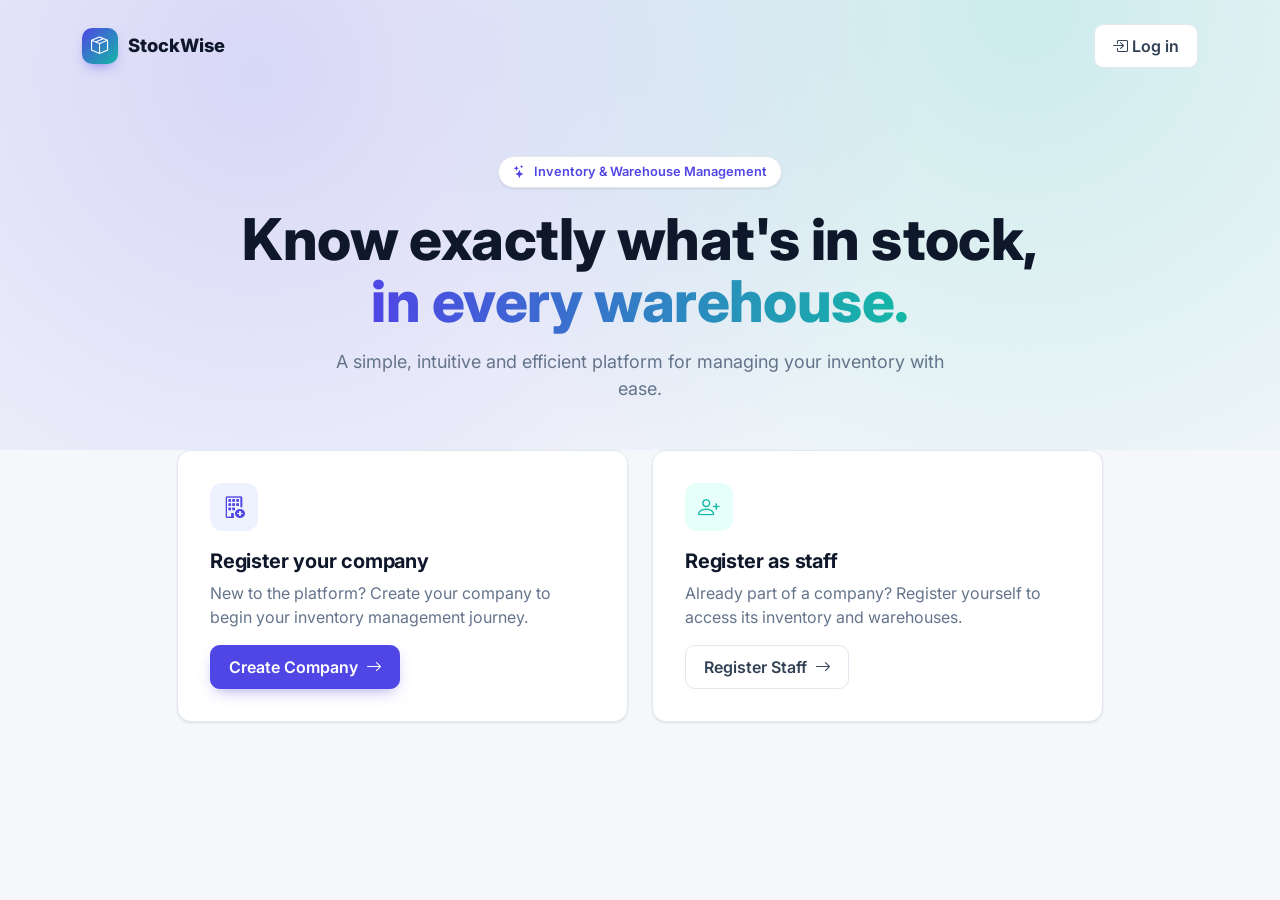
<file: frontend/index.html>
<!DOCTYPE html>
<html lang="en">
<head>
    <meta charset="UTF-8">
    <meta name="viewport" content="width=device-width, initial-scale=1.0">
    <title>StockWise | Inventory &amp; Warehouse Management</title>
    <meta name="description" content="A simple, intuitive platform to manage products, warehouses and stock movements for your whole company.">
    <link rel="preconnect" href="https://fonts.googleapis.com">
    <link rel="preconnect" href="https://fonts.gstatic.com" crossorigin>
    <link href="https://fonts.googleapis.com/css2?family=Inter:wght@400;500;600;700;800&display=swap" rel="stylesheet">
    <link href="https://cdn.jsdelivr.net/npm/bootstrap@5.3.3/dist/css/bootstrap.min.css" rel="stylesheet">
    <link href="https://cdn.jsdelivr.net/npm/bootstrap-icons@1.11.3/font/bootstrap-icons.min.css" rel="stylesheet">
    <link rel="stylesheet" href="style/style.css">
</head>
<body class="landing">
    <div class="container">
        <nav class="landing-nav">
            <a href="index.html" class="sidebar-brand p-0"><span class="brand-mark"><i class="bi bi-box-seam"></i></span>StockWise</a>
            <a href="login.html" class="btn btn-light-soft"><i class="bi bi-box-arrow-in-right me-1"></i>Log in</a>
        </nav>

        <header class="hero app-title">
            <span class="hero-badge"><i class="bi bi-stars"></i>Inventory &amp; Warehouse Management</span>
            <h1 class="main-title">Know exactly what's in stock, <span class="grad">in every warehouse.</span></h1>
            <p class="title-description">A simple, intuitive and efficient platform for managing your inventory with ease.</p>
        </header>

        <main class="main-content pb-5">
            <section class="row g-4 justify-content-center link-buttons">
                <div class="col-md-6 col-lg-5">
                    <div class="surface-card choice-card create-company-description">
                        <div class="stat-icon indigo"><i class="bi bi-building-add"></i></div>
                        <h2 class="create-company-title">Register your company</h2>
                        <p class="create-company-text">New to the platform? Create your company to begin your inventory management journey.</p>
                        <a href="company.html" class="btn btn-primary create-company-button">Create Company <i class="bi bi-arrow-right ms-1"></i></a>
                    </div>
                </div>
                <div class="col-md-6 col-lg-5">
                    <div class="surface-card choice-card register-staff">
                        <div class="stat-icon teal"><i class="bi bi-person-plus"></i></div>
                        <h2 class="register-staff-title">Register as staff</h2>
                        <p class="register-staff-text">Already part of a company? Register yourself to access its inventory and warehouses.</p>
                        <a href="register_page.html" class="btn btn-light-soft register-staff-button">Register Staff <i class="bi bi-arrow-right ms-1"></i></a>
                    </div>
                </div>
            </section>
        </main>
    </div>
</body>
</html>
</file>
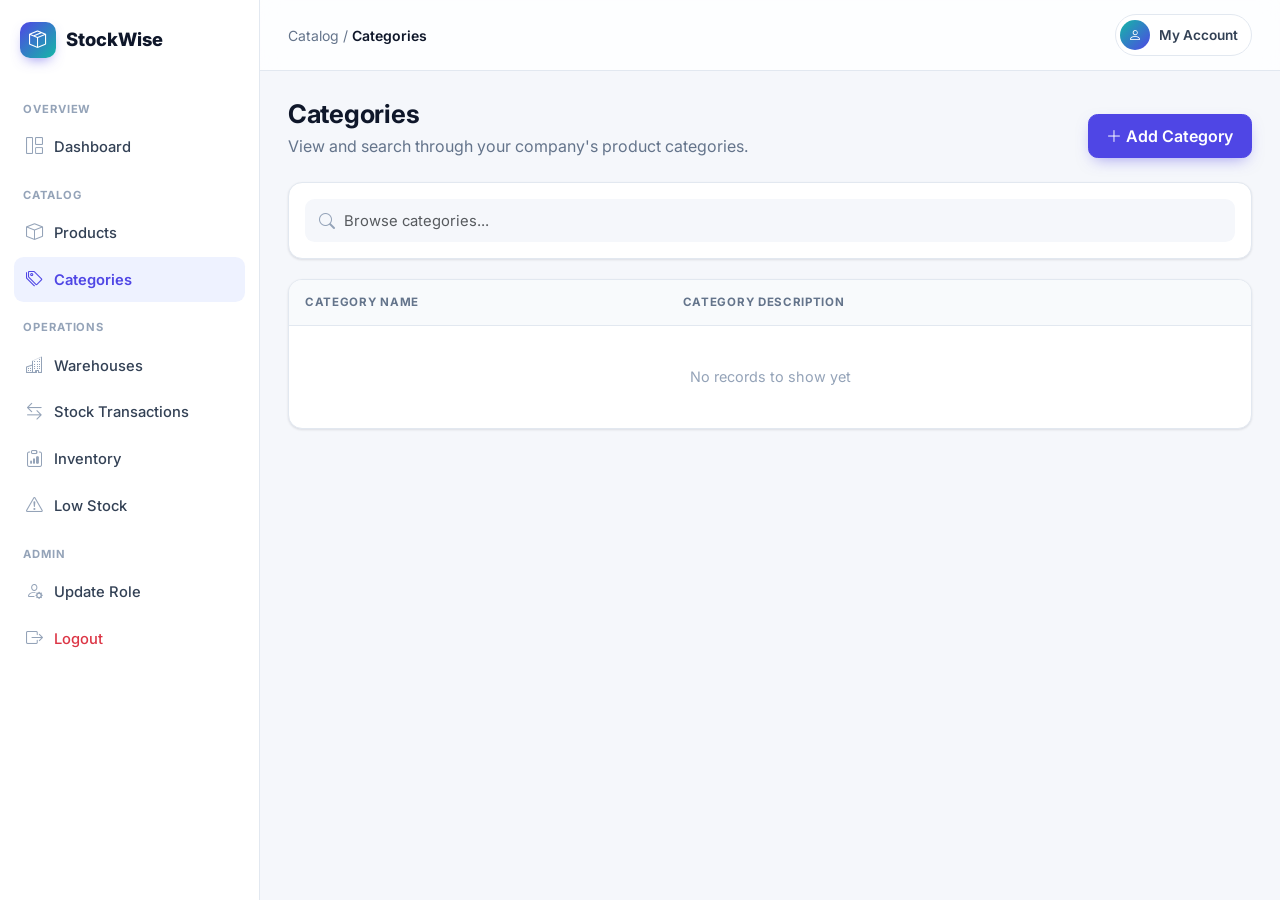
<file: frontend/category.html>
<!DOCTYPE html>
<html lang="en">
<head>
    <meta charset="UTF-8">
    <meta name="viewport" content="width=device-width, initial-scale=1.0">
    <title>Categories | StockWise Inventory</title>
    <meta name="description" content="Browse, create and edit the product categories used across your company's inventory.">
    <link rel="preconnect" href="https://fonts.googleapis.com">
    <link rel="preconnect" href="https://fonts.gstatic.com" crossorigin>
    <link href="https://fonts.googleapis.com/css2?family=Inter:wght@400;500;600;700;800&display=swap" rel="stylesheet">
    <link href="https://cdn.jsdelivr.net/npm/bootstrap@5.3.3/dist/css/bootstrap.min.css" rel="stylesheet">
    <link href="https://cdn.jsdelivr.net/npm/bootstrap-icons@1.11.3/font/bootstrap-icons.min.css" rel="stylesheet">
    <link rel="stylesheet" href="style/style.css">
</head>
<body>
<div class="app-shell">
    <aside class="sidebar offcanvas-lg offcanvas-start" tabindex="-1" id="sidebar" aria-label="Main navigation">
        <div class="d-flex align-items-center justify-content-between pe-3">
            <a href="dashboard.html" class="sidebar-brand"><span class="brand-mark"><i class="bi bi-box-seam"></i></span>StockWise</a>
            <button type="button" class="btn-close d-lg-none" data-bs-dismiss="offcanvas" data-bs-target="#sidebar" aria-label="Close"></button>
        </div>
        <nav class="sidebar-nav">
            <p class="sidebar-label">Overview</p>
            <a class="sidebar-link" href="dashboard.html"><i class="bi bi-grid-1x2"></i>Dashboard</a>
            <p class="sidebar-label">Catalog</p>
            <a class="sidebar-link" href="product.html"><i class="bi bi-box"></i>Products</a>
            <a class="sidebar-link active" href="category.html"><i class="bi bi-tags"></i>Categories</a>
            <p class="sidebar-label">Operations</p>
            <a class="sidebar-link" href="warehouse.html"><i class="bi bi-buildings"></i>Warehouses</a>
            <a class="sidebar-link" href="stock_transaction.html"><i class="bi bi-arrow-left-right"></i>Stock Transactions</a>
            <a class="sidebar-link" href="inventory.html"><i class="bi bi-clipboard-data"></i>Inventory</a>
            <a class="sidebar-link" href="low_stock.html"><i class="bi bi-exclamation-triangle"></i>Low Stock</a>
            <p class="sidebar-label">Admin</p>
            <a class="sidebar-link" href="update_role.html"><i class="bi bi-person-gear"></i>Update Role</a>
            <button type="button" class="sidebar-link text-danger border-0 bg-transparent w-100 text-start" id="logout_button"><i class="bi bi-box-arrow-right"></i>Logout</button>
        </nav>
    </aside>

    <div class="app-main">
        <header class="topbar">
            <div class="d-flex align-items-center gap-2">
                <button class="btn btn-light-soft d-lg-none px-2 py-1" type="button" data-bs-toggle="offcanvas" data-bs-target="#sidebar" aria-controls="sidebar" aria-label="Open menu">
                    <i class="bi bi-list fs-5"></i>
                </button>
                <span class="topbar-crumb">Catalog / <strong>Categories</strong></span>
            </div>
            <div class="user-chip"><span class="avatar"><i class="bi bi-person"></i></span>My Account</div>
        </header>

        <main class="app-content main-container">
            <div class="page-header">
                <div>
                    <h1 class="page-title">Categories</h1>
                    <p class="page-subtitle">View and search through your company's product categories.</p>
                </div>
                <button type="button" id="add_category" class="btn btn-primary"><i class="bi bi-plus-lg me-1"></i>Add Category</button>
            </div>

            <div class="surface-card toolbar">
                <div class="search-wrap">
                    <i class="bi bi-search"></i>
                    <input type="search" id="search_bar" class="form-control search-bar" placeholder="Browse categories...">
                </div>
            </div>

            <!-- Create / edit pop-up (shown and hidden by category.js) -->
            <form id="category_form" class="add_form form-panel" style="display: none;">
                <h2 class="panel-title form_title">Add Category</h2>
                <p class="panel-subtitle">Group similar products together.</p>
                <div class="mb-3 input-section">
                    <label for="category_name" class="form-label">Category Name</label>
                    <input type="text" name="category_name" id="category_name" class="form-control" required>
                </div>
                <div class="input-section">
                    <label for="category_description" class="form-label">Category Description</label>
                    <textarea name="category_description" id="category_description" class="form-control" rows="4"></textarea>
                </div>
                <div class="form-actions">
                    <button type="button" id="cancle_category" class="btn btn-light-soft">Cancel</button>
                    <button type="submit" id="create_category" class="btn btn-primary">Create Category</button>
                </div>
            </form>

            <div class="surface-card table-card">
                <div class="table-responsive">
                    <!-- the table and tbody used to share id="category_table"; the id now lives only on tbody, which is what category.js fills -->
                    <table id="category_showcase_table" class="table table-hover">
                        <thead>
                            <tr>
                                <th>Category Name</th>
                                <th>Category Description</th>
                                <th></th>
                            </tr>
                        </thead>
                        <tbody class="table_body" id="category_table"></tbody>
                    </table>
                </div>
            </div>
        </main>
    </div>
</div>
<script src="https://cdn.jsdelivr.net/npm/bootstrap@5.3.3/dist/js/bootstrap.bundle.min.js"></script>
<script src="js/api.js"></script>
<script src="js/category.js"></script>
</body>
</html>
</file>
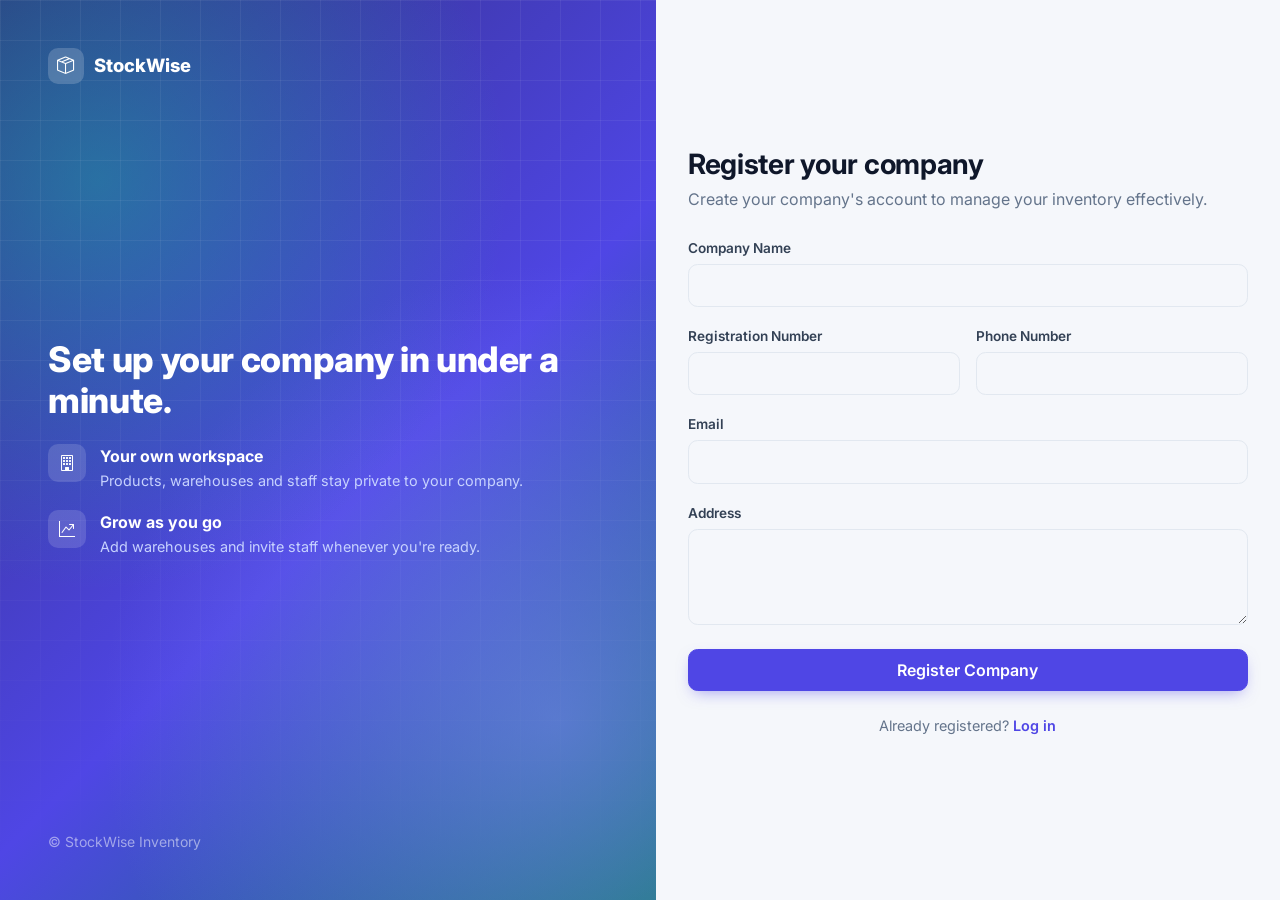
<file: frontend/company.html>
<!DOCTYPE html>
<html lang="en">
<head>
    <meta charset="UTF-8">
    <meta name="viewport" content="width=device-width, initial-scale=1.0">
    <title>Register Your Company | StockWise Inventory</title>
    <meta name="description" content="Create your company's StockWise account to start managing inventory and warehouses.">
    <link rel="preconnect" href="https://fonts.googleapis.com">
    <link rel="preconnect" href="https://fonts.gstatic.com" crossorigin>
    <link href="https://fonts.googleapis.com/css2?family=Inter:wght@400;500;600;700;800&display=swap" rel="stylesheet">
    <link href="https://cdn.jsdelivr.net/npm/bootstrap@5.3.3/dist/css/bootstrap.min.css" rel="stylesheet">
    <link href="https://cdn.jsdelivr.net/npm/bootstrap-icons@1.11.3/font/bootstrap-icons.min.css" rel="stylesheet">
    <link rel="stylesheet" href="style/style.css">
</head>
<body>
<div class="auth-shell">
    <aside class="auth-aside">
        <a href="index.html" class="sidebar-brand p-0 text-white"><span class="brand-mark"><i class="bi bi-box-seam"></i></span>StockWise</a>
        <div>
            <h2 class="mb-4">Set up your company in under a minute.</h2>
            <div class="auth-feature"><i class="bi bi-building"></i><div><strong>Your own workspace</strong><span>Products, warehouses and staff stay private to your company.</span></div></div>
            <div class="auth-feature"><i class="bi bi-graph-up-arrow"></i><div><strong>Grow as you go</strong><span>Add warehouses and invite staff whenever you're ready.</span></div></div>
        </div>
        <small class="text-white-50">&copy; StockWise Inventory</small>
    </aside>

    <div class="auth-panel">
        <main id="main-container" class="auth-card wide">
            <header class="title mb-4">
                <h1 class="title-header auth-title">Register your company</h1>
                <p class="title-head auth-subtitle mb-0">Create your company's account to manage your inventory effectively.</p>
            </header>

            <form method="post" id="create_company">
                <div class="row g-3">
                    <div class="col-12 input-section">
                        <label for="company_name" class="form-label">Company Name</label>
                        <input type="text" id="company_name" name="company_name" class="form-control" required>
                    </div>
                    <div class="col-md-6 input-section">
                        <label for="registration_number" class="form-label">Registration Number</label>
                        <input type="text" name="registration_number" id="registration_number" class="form-control" required>
                    </div>
                    <div class="col-md-6 input-section">
                        <label for="phone_number" class="form-label">Phone Number</label>
                        <input type="tel" name="phone_number" id="phone_number" class="form-control" required>
                    </div>
                    <div class="col-12 input-section">
                        <label for="email" class="form-label">Email</label>
                        <input type="email" id="email" name="email" class="form-control" required>
                    </div>
                    <div class="col-12 input-section">
                        <label for="address" class="form-label">Address</label>
                        <textarea name="address" id="address" rows="3" class="form-control" required></textarea>
                    </div>
                </div>
                <button type="submit" class="btn btn-primary w-100 py-2 mt-4">Register Company</button>
            </form>

            <p class="auth-footer-link">Already registered? <a href="login.html">Log in</a></p>
        </main>
    </div>
</div>
<script src="js/company.js"></script>
</body>
</html>
</file>
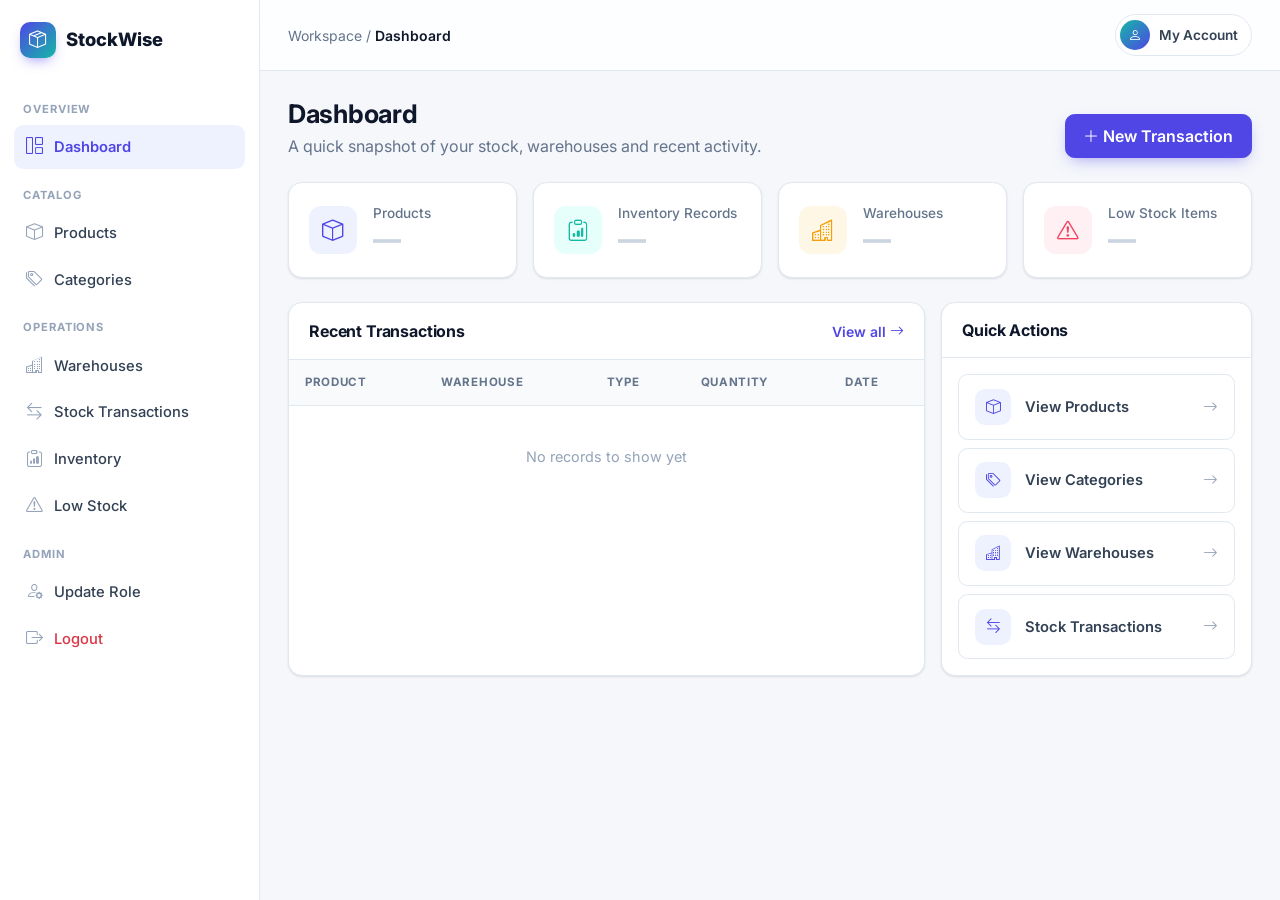
<file: frontend/dashboard.html>
<!DOCTYPE html>
<html lang="en">
<head>
    <meta charset="UTF-8">
    <meta name="viewport" content="width=device-width, initial-scale=1.0">
    <title>Dashboard | StockWise Inventory</title>
    <meta name="description" content="Overview of your company's products, inventory, warehouses and recent stock transactions.">
    <link rel="preconnect" href="https://fonts.googleapis.com">
    <link rel="preconnect" href="https://fonts.gstatic.com" crossorigin>
    <link href="https://fonts.googleapis.com/css2?family=Inter:wght@400;500;600;700;800&display=swap" rel="stylesheet">
    <link href="https://cdn.jsdelivr.net/npm/bootstrap@5.3.3/dist/css/bootstrap.min.css" rel="stylesheet">
    <link href="https://cdn.jsdelivr.net/npm/bootstrap-icons@1.11.3/font/bootstrap-icons.min.css" rel="stylesheet">
    <link rel="stylesheet" href="style/style.css">
</head>
<body>
<div class="app-shell">
    <!-- Sidebar: fixed on desktop, slide-in drawer on mobile -->
    <aside class="sidebar offcanvas-lg offcanvas-start" tabindex="-1" id="sidebar" aria-label="Main navigation">
        <div class="d-flex align-items-center justify-content-between pe-3">
            <a href="dashboard.html" class="sidebar-brand"><span class="brand-mark"><i class="bi bi-box-seam"></i></span>StockWise</a>
            <button type="button" class="btn-close d-lg-none" data-bs-dismiss="offcanvas" data-bs-target="#sidebar" aria-label="Close"></button>
        </div>
        <nav class="sidebar-nav nav_section">
            <p class="sidebar-label">Overview</p>
            <a class="sidebar-link active" href="dashboard.html"><i class="bi bi-grid-1x2"></i>Dashboard</a>
            <p class="sidebar-label">Catalog</p>
            <a class="sidebar-link" href="product.html"><i class="bi bi-box"></i>Products</a>
            <a class="sidebar-link" href="category.html"><i class="bi bi-tags"></i>Categories</a>
            <p class="sidebar-label">Operations</p>
            <a class="sidebar-link" href="warehouse.html"><i class="bi bi-buildings"></i>Warehouses</a>
            <a class="sidebar-link" href="stock_transaction.html"><i class="bi bi-arrow-left-right"></i>Stock Transactions</a>
            <a class="sidebar-link" href="inventory.html"><i class="bi bi-clipboard-data"></i>Inventory</a>
            <a class="sidebar-link" href="low_stock.html"><i class="bi bi-exclamation-triangle"></i>Low Stock</a>
            <p class="sidebar-label">Admin</p>
            <!-- dashboard.js checks the user's role before redirecting -->
            <button type="button" class="sidebar-link" id="update_role_form"><i class="bi bi-person-gear"></i>Update Role</button>
            <button type="button" class="sidebar-link text-danger border-0 bg-transparent w-100 text-start" id="logout_button"><i class="bi bi-box-arrow-right"></i>Logout</button>
        </nav>
    </aside>

    <div class="app-main">
        <header class="topbar">
            <div class="d-flex align-items-center gap-2">
                <button class="btn btn-light-soft d-lg-none px-2 py-1" type="button" data-bs-toggle="offcanvas" data-bs-target="#sidebar" aria-controls="sidebar" aria-label="Open menu">
                    <i class="bi bi-list fs-5"></i>
                </button>
                <span class="topbar-crumb">Workspace / <strong>Dashboard</strong></span>
            </div>
            <div class="user-chip"><span class="avatar"><i class="bi bi-person"></i></span><span class="username_display">My Account</span></div>
        </header>

        <main class="app-content main-container">
            <div class="page-header">
                <div>
                    <h1 class="page-title">Dashboard</h1>
                    <p class="page-subtitle">A quick snapshot of your stock, warehouses and recent activity.</p>
                </div>
                <a href="stock_transaction.html" class="btn btn-primary"><i class="bi bi-plus-lg me-1"></i>New Transaction</a>
            </div>

            <!-- Summary cards -->
            <section class="summary_section mb-4" aria-label="Summary">
                <div class="row g-3 action_summary">
                    <div class="col-sm-6 col-xl-3">
                        <div class="surface-card stat-card individual_summary">
                            <div class="stat-icon indigo"><i class="bi bi-box"></i></div>
                            <div>
                                <p class="stat-label">Products</p>
                                <p class="stat-value" id="product_total"></p>
                            </div>
                        </div>
                    </div>
                    <div class="col-sm-6 col-xl-3">
                        <div class="surface-card stat-card individual_summary">
                            <div class="stat-icon teal"><i class="bi bi-clipboard-data"></i></div>
                            <div>
                                <p class="stat-label">Inventory Records</p>
                                <p class="stat-value" id="inventory_total"></p>
                            </div>
                        </div>
                    </div>
                    <div class="col-sm-6 col-xl-3">
                        <div class="surface-card stat-card individual_summary">
                            <div class="stat-icon amber"><i class="bi bi-buildings"></i></div>
                            <div>
                                <p class="stat-label">Warehouses</p>
                                <p class="stat-value" id="warehouse_total"></p>
                            </div>
                        </div>
                    </div>
                    <div class="col-sm-6 col-xl-3">
                        <div class="surface-card stat-card individual_summary">
                            <div class="stat-icon rose"><i class="bi bi-exclamation-triangle"></i></div>
                            <div>
                                <p class="stat-label">Low Stock Items</p>
                                <p class="stat-value" id="low_stock_summary"></p>
                            </div>
                        </div>
                    </div>
                </div>
            </section>

            <div class="row g-3">
                <!-- Recent transactions -->
                <section class="col-lg-8 recent_transactions">
                    <div class="surface-card table-card h-100">
                        <div class="card-head">
                            <h2>Recent Transactions</h2>
                            <a href="stock_transaction.html" class="small fw-semibold text-decoration-none">View all <i class="bi bi-arrow-right"></i></a>
                        </div>
                        <div class="table-responsive">
                            <table class="table table-hover transactions_table">
                                <thead>
                                    <tr>
                                        <th>Product</th>
                                        <th>Warehouse</th>
                                        <th>Type</th>
                                        <th>Quantity</th>
                                        <th>Date</th>
                                    </tr>
                                </thead>
                                <tbody id="transaction_body"></tbody>
                            </table>
                        </div>
                    </div>
                </section>

                <!-- Quick actions -->
                <section class="col-lg-4 quick_actions">
                    <div class="surface-card h-100">
                        <div class="card-head"><h2>Quick Actions</h2></div>
                        <div class="p-3 d-grid gap-2">
                            <a class="quick-action" href="product.html"><i class="bi bi-box lead-icon"></i>View Products<i class="bi bi-arrow-right"></i></a>
                            <a class="quick-action" href="category.html"><i class="bi bi-tags lead-icon"></i>View Categories<i class="bi bi-arrow-right"></i></a>
                            <a class="quick-action" href="warehouse.html"><i class="bi bi-buildings lead-icon"></i>View Warehouses<i class="bi bi-arrow-right"></i></a>
                            <a class="quick-action" href="stock_transaction.html"><i class="bi bi-arrow-left-right lead-icon"></i>Stock Transactions<i class="bi bi-arrow-right"></i></a>
                        </div>
                    </div>
                </section>
            </div>
        </main>
    </div>
</div>
<script src="https://cdn.jsdelivr.net/npm/bootstrap@5.3.3/dist/js/bootstrap.bundle.min.js"></script>
<script src="js/api.js"></script>
<script src="js/dashboard.js"></script>
</body>
</html>
</file>
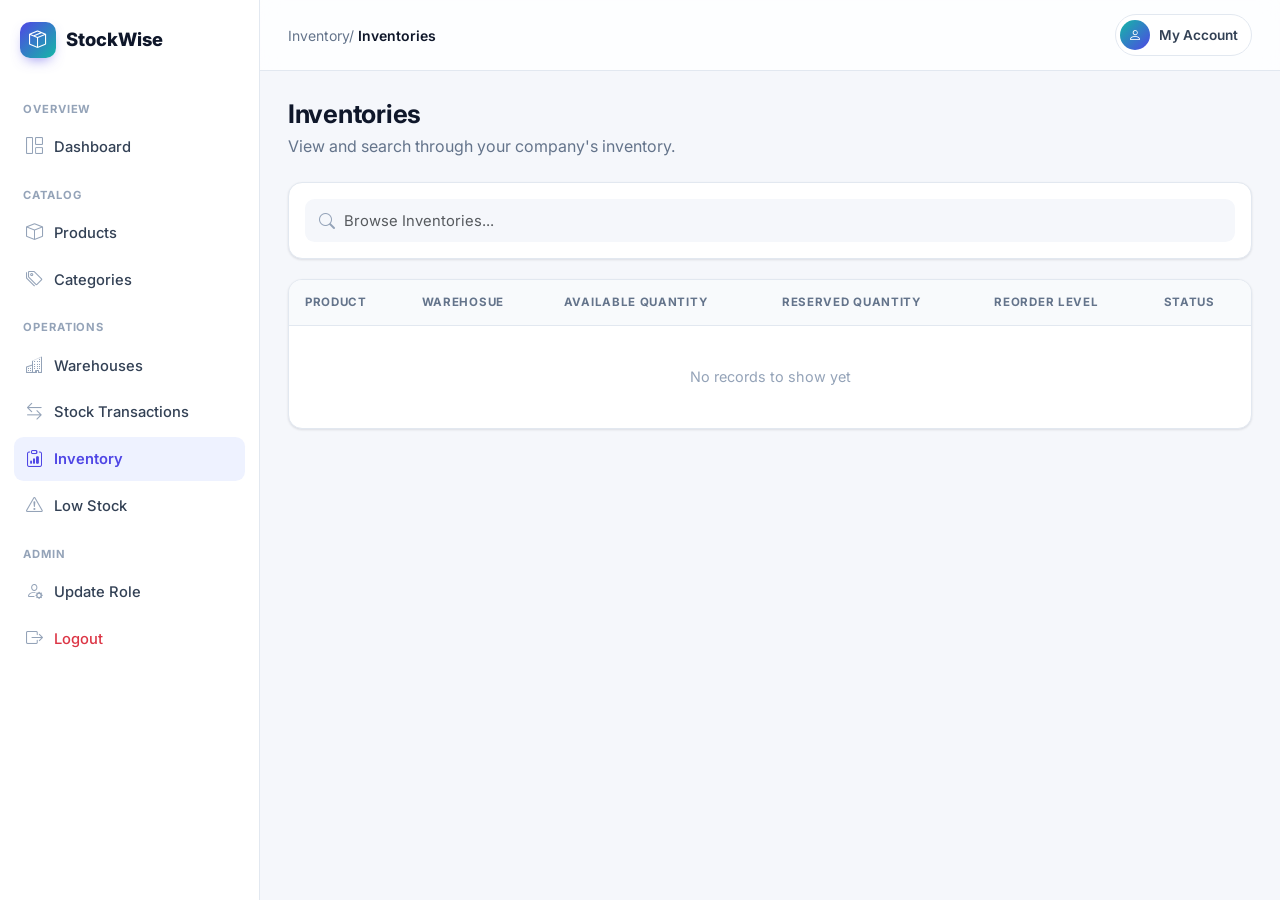
<file: frontend/inventory.html>
<!DOCTYPE html>
<html lang="en">
<head>
    <meta charset="UTF-8">
    <meta name="viewport" content="width=device-width, initial-scale=1.0">
    <title>Inventory Management | Stockwise Inventory</title>
    <meta name="description" content="View, search, create and edit your company's products, SKUs and reorder levels.">
    <link rel="preconnect" href="https://fonts.googleapis.com">
    <link rel="preconnect" href="https://fonts.gstatic.com" crossorigin>
    <link href="https://fonts.googleapis.com/css2?family=Inter:wght@400;500;600;700;800&display=swap" rel="stylesheet">
    <link href="https://cdn.jsdelivr.net/npm/bootstrap@5.3.3/dist/css/bootstrap.min.css" rel="stylesheet">
    <link href="https://cdn.jsdelivr.net/npm/bootstrap-icons@1.11.3/font/bootstrap-icons.min.css" rel="stylesheet">
    <link rel="stylesheet" href="style/style.css">
</head>
<body>
    <div class="app-shell">
        <aside class="sidebar offcanvas-lg offcanvas-start" tabindex="-1" id="sidebar" aria-label="Main navigation">
            <div class="d-flex align-items-center justify-content-between pe-3">
                <a href="dashboard.html" class="sidebar-brand"><span class="brand-mark"><i class="bi bi-box-seam"></i></span>StockWise</a>
                <button type="button" class="btn-close d-lg-none" data-bs-dismiss="offcanvas" data-bs-target="#sidebar" aria-label="Close"></button>
            </div>
                <nav class="sidebar-nav">
                    <p class="sidebar-label">Overview</p>
                    <a class="sidebar-link" href="dashboard.html"><i class="bi bi-grid-1x2"></i>Dashboard</a>
                    <p class="sidebar-label">Catalog</p>
                    <a class="sidebar-link" href="product.html"><i class="bi bi-box"></i>Products</a>
                    <a class="sidebar-link" href="category.html"><i class="bi bi-tags"></i>Categories</a>
                    <p class="sidebar-label">Operations</p>
                    <a class="sidebar-link" href="warehouse.html"><i class="bi bi-buildings"></i>Warehouses</a>
                    <a class="sidebar-link" href="stock_transaction.html"><i class="bi bi-arrow-left-right"></i>Stock Transactions</a>
                    <a class="sidebar-link active" href="inventory.html"><i class="bi bi-clipboard-data"></i>Inventory</a>
                    <a class="sidebar-link" href="low_stock.html"><i class="bi bi-exclamation-triangle"></i>Low Stock</a>
                    <p class="sidebar-label">Admin</p>
                    <a class="sidebar-link" href="update_role.html"><i class="bi bi-person-gear"></i>Update Role</a>
                    <button type="button" class="sidebar-link text-danger border-0 bg-transparent w-100 text-start" id="logout_button"><i class="bi bi-box-arrow-right"></i>Logout</button>
                </nav>
        </aside>
        <div class="app-main">
        <header class="topbar">
            <div class="d-flex align-items-center gap-2">
                <button class="btn btn-light-soft d-lg-none px-2 py-1" type="button" data-bs-toggle="offcanvas" data-bs-target="#sidebar" aria-controls="sidebar" aria-label="Open menu">
                    <i class="bi bi-list fs-5"></i>
                </button>
                <span class="topbar-crumb">Inventory/ <strong>Inventories</strong></span>
            </div>
            <div class="user-chip"><span class="avatar"><i class="bi bi-person"></i></span>My Account</div>
        </header>
        <main class="app-content main-container">
            <div class="page-header">
                <div>
                    <h1 class="page-title">Inventories</h1>
                    <p class="page-subtitle">View and search through your company's inventory.</p>
                </div>
            </div>

            <div class="surface-card toolbar">
                <div class="search-wrap">
                    <i class="bi bi-search"></i>
                    <input type="search" id="search_bar" class="form-control search-bar" placeholder="Browse Inventories...">
                </div>
            </div>
            <div class="surface-card table-card">
                <div class="table-responsive">
                    <table id="inventory_showcase_table" class="table table-hover">
                        <thead>
                            <tr>
                                <th>Product</th>
                                <th>Warehosue</th>
                                <th>Available quantity</th>
                                <th>Reserved quantity</th>
                                <th>Reorder Level</th>
                                <th>Status</th>
                            </tr>
                        </thead>
                        <tbody class="table_body" id="inventory_table"></tbody>
                    </table>
                </div>
            </div>
        </main>
    </div>
    </div>
</body>
<script src="https://cdn.jsdelivr.net/npm/bootstrap@5.3.3/dist/js/bootstrap.bundle.min.js"></script>
<script src="js/api.js"></script>
<script src="js/inventory.js"></script>
</html>
</file>
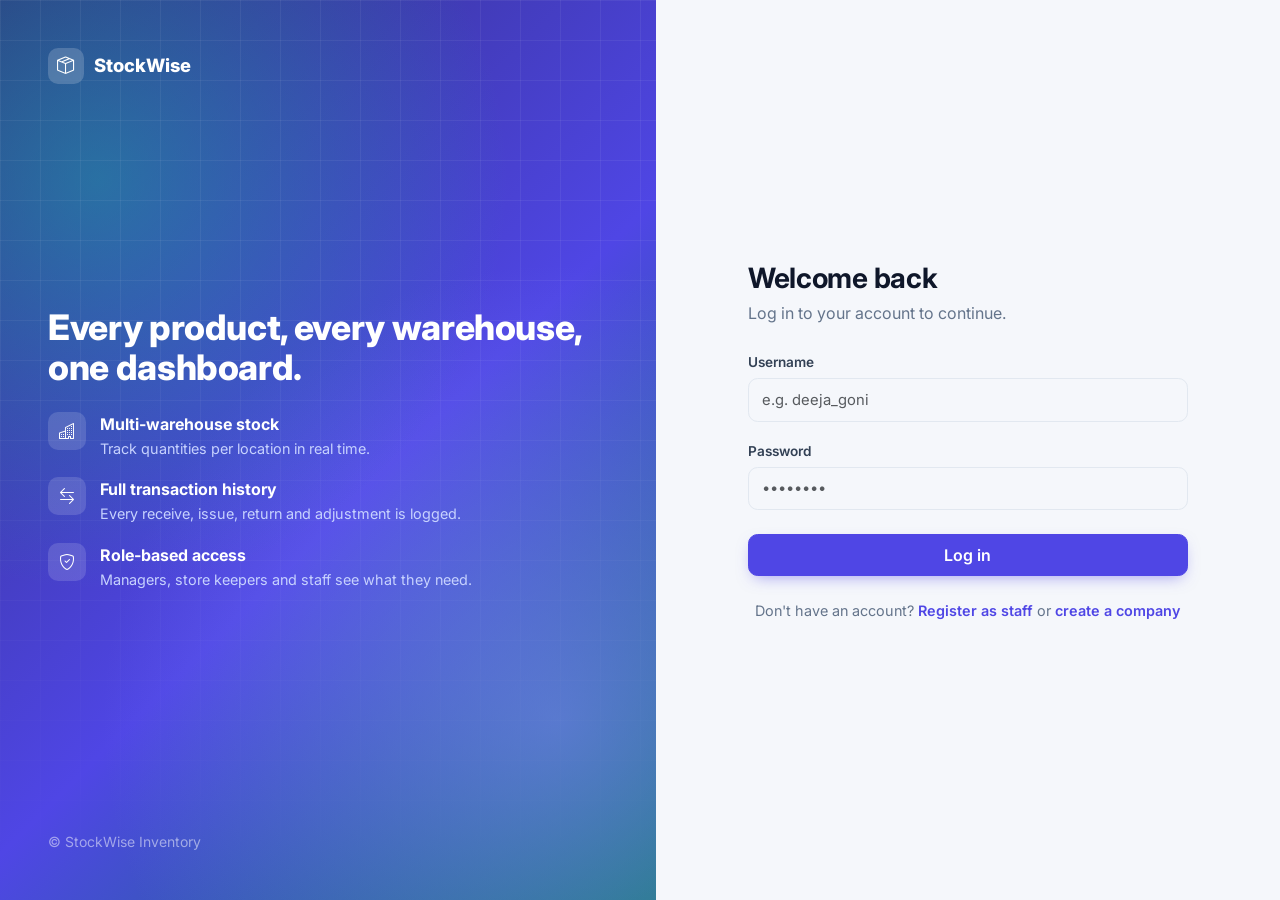
<file: frontend/login.html>
<!DOCTYPE html>
<html lang="en">
<head>
    <meta charset="UTF-8">
    <meta name="viewport" content="width=device-width, initial-scale=1.0">
    <title>Log in | StockWise Inventory</title>
    <meta name="description" content="Log in to your StockWise account to manage your company's inventory and warehouses.">
    <link rel="preconnect" href="https://fonts.googleapis.com">
    <link rel="preconnect" href="https://fonts.gstatic.com" crossorigin>
    <link href="https://fonts.googleapis.com/css2?family=Inter:wght@400;500;600;700;800&display=swap" rel="stylesheet">

    <!-- STEP 1: Load Bootstrap's CSS from a CDN. This one line gives you all the classes. -->
    <link href="https://cdn.jsdelivr.net/npm/bootstrap@5.3.3/dist/css/bootstrap.min.css" rel="stylesheet">
    <link href="https://cdn.jsdelivr.net/npm/bootstrap-icons@1.11.3/font/bootstrap-icons.min.css" rel="stylesheet">
    <!-- Your own CSS comes AFTER Bootstrap, so anything you write there can override it. -->
    <link rel="stylesheet" href="style/style.css">
</head>
<body>
<div class="auth-shell">
    <!-- Left brand panel (hidden on small screens) -->
    <aside class="auth-aside">
        <a href="index.html" class="sidebar-brand p-0 text-white"><span class="brand-mark"><i class="bi bi-box-seam"></i></span>StockWise</a>
        <div>
            <h2 class="mb-4">Every product, every warehouse, one dashboard.</h2>
            <div class="auth-feature"><i class="bi bi-buildings"></i><div><strong>Multi-warehouse stock</strong><span>Track quantities per location in real time.</span></div></div>
            <div class="auth-feature"><i class="bi bi-arrow-left-right"></i><div><strong>Full transaction history</strong><span>Every receive, issue, return and adjustment is logged.</span></div></div>
            <div class="auth-feature"><i class="bi bi-shield-check"></i><div><strong>Role-based access</strong><span>Managers, store keepers and staff see what they need.</span></div></div>
        </div>
        <small class="text-white-50">&copy; StockWise Inventory</small>
    </aside>

    <div class="auth-panel">
        <main class="main-container auth-card">

            <!-- text-center = center the text,  mb-4 = margin-bottom size 4 -->
            <header class="title mb-4">
                <!-- fw-bold = bold font,  text-primary = Bootstrap's blue -->
                <h1 class="title-header auth-title fw-bold">Welcome back</h1>
                <!-- text-muted = grey text,  mb-0 = remove the default bottom margin -->
                <p class="title-head auth-subtitle mb-0">Log in to your account to continue.</p>
            </header>

            <form action="post" id="login_form" class="form">
                <!-- mb-3 = space below each field -->
                <div class="input-section mb-3">
                    <!-- form-label = styles the label nicely -->
                    <label for="username" class="form-label">Username</label>
                    <!-- form-control = full-width, rounded input with a focus glow -->
                    <input type="text" id="username" name="username" class="form-control" placeholder="e.g. deeja_goni" required>
                </div>
                <div class="input-section mb-4">
                    <label for="password" class="form-label">Password</label>
                    <input type="password" id="password" name="password" class="form-control" placeholder="••••••••" required>
                </div>
                <button type="submit" class="btn btn-primary w-100 py-2">Log in</button>
            </form>

            <p class="auth-footer-link">Don't have an account? <a href="register_page.html">Register as staff</a> or <a href="company.html">create a company</a></p>
        </main>
    </div>
</div>
<script src="js/login.js"></script>
</body>
</html>
</file>
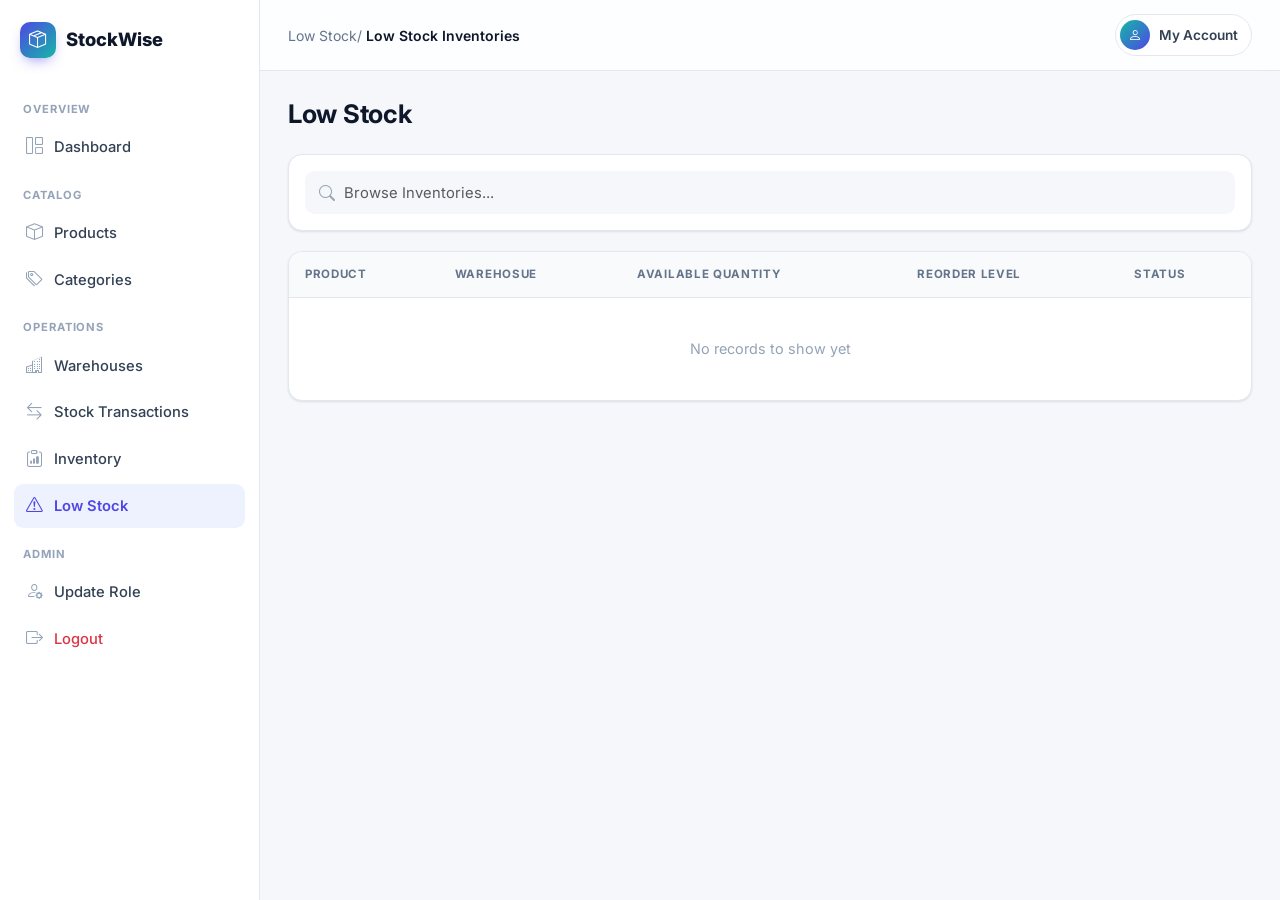
<file: frontend/low_stock.html>
<!DOCTYPE html>
<html lang="en">
<head>
    <meta charset="UTF-8">
    <meta name="viewport" content="width=device-width, initial-scale=1.0">
    <title>Low Stock | Stockwise Inventory</title>
    <meta name="description" content="View, search, create and edit your company's products, SKUs and reorder levels.">
    <link rel="preconnect" href="https://fonts.googleapis.com">
    <link rel="preconnect" href="https://fonts.gstatic.com" crossorigin>
    <link href="https://fonts.googleapis.com/css2?family=Inter:wght@400;500;600;700;800&display=swap" rel="stylesheet">
    <link href="https://cdn.jsdelivr.net/npm/bootstrap@5.3.3/dist/css/bootstrap.min.css" rel="stylesheet">
    <link href="https://cdn.jsdelivr.net/npm/bootstrap-icons@1.11.3/font/bootstrap-icons.min.css" rel="stylesheet">
    <link rel="stylesheet" href="style/style.css">
</head>
<body>
    <div class="app-shell">
        <aside class="sidebar offcanvas-lg offcanvas-start" tabindex="-1" id="sidebar" aria-label="Main navigation">
            <div class="d-flex align-items-center justify-content-between pe-3">
                <a href="dashboard.html" class="sidebar-brand"><span class="brand-mark"><i class="bi bi-box-seam"></i></span>StockWise</a>
                <button type="button" class="btn-close d-lg-none" data-bs-dismiss="offcanvas" data-bs-target="#sidebar" aria-label="Close"></button>
            </div>
                <nav class="sidebar-nav">
                    <p class="sidebar-label">Overview</p>
                    <a class="sidebar-link" href="dashboard.html"><i class="bi bi-grid-1x2"></i>Dashboard</a>
                    <p class="sidebar-label">Catalog</p>
                    <a class="sidebar-link" href="product.html"><i class="bi bi-box"></i>Products</a>
                    <a class="sidebar-link" href="category.html"><i class="bi bi-tags"></i>Categories</a>
                    <p class="sidebar-label">Operations</p>
                    <a class="sidebar-link" href="warehouse.html"><i class="bi bi-buildings"></i>Warehouses</a>
                    <a class="sidebar-link" href="stock_transaction.html"><i class="bi bi-arrow-left-right"></i>Stock Transactions</a>
                    <a class="sidebar-link" href="inventory.html"><i class="bi bi-clipboard-data"></i>Inventory</a>
                    <a class="sidebar-link active" href="low_stock.html"><i class="bi bi-exclamation-triangle"></i>Low Stock</a>
                    <p class="sidebar-label">Admin</p>
                    <a class="sidebar-link" href="update_role.html"><i class="bi bi-person-gear"></i>Update Role</a>
                    <button type="button" class="sidebar-link text-danger border-0 bg-transparent w-100 text-start" id="logout_button"><i class="bi bi-box-arrow-right"></i>Logout</button>
                </nav>
        </aside>
        <div class="app-main">
        <header class="topbar">
            <div class="d-flex align-items-center gap-2">
                <button class="btn btn-light-soft d-lg-none px-2 py-1" type="button" data-bs-toggle="offcanvas" data-bs-target="#sidebar" aria-controls="sidebar" aria-label="Open menu">
                    <i class="bi bi-list fs-5"></i>
                </button>
                <span class="topbar-crumb"> Low Stock/ <strong>Low Stock Inventories</strong></span>
            </div>
            <div class="user-chip"><span class="avatar"><i class="bi bi-person"></i></span>My Account</div>
        </header>
        <main class="app-content main-container">
            <div class="page-header">
                <div>
                    <h1 class="page-title">Low Stock</h1>
                </div>
            </div>

            <div class="surface-card toolbar">
                <div class="search-wrap">
                    <i class="bi bi-search"></i>
                    <input type="search" id="search_bar" class="form-control search-bar" placeholder="Browse Inventories...">
                </div>
            </div>
            <div class="surface-card table-card">
                <div class="table-responsive">
                    <table id="inventory_showcase_table" class="table table-hover">
                        <thead>
                            <tr>
                                <th>Product</th>
                                <th>Warehosue</th>
                                <th>Available quantity</th>
                                <th>Reorder Level</th>
                                <th>Status</th>
                            </tr>
                        </thead>
                        <tbody class="table_body" id="low_stock_table"></tbody>
                    </table>
                </div>
            </div>
        </main>
    </div>
    </div>
</body>
<script src="https://cdn.jsdelivr.net/npm/bootstrap@5.3.3/dist/js/bootstrap.bundle.min.js"></script>
<script src="js/api.js"></script>
<script src="js/low_stock.js"></script>
</html>
</file>
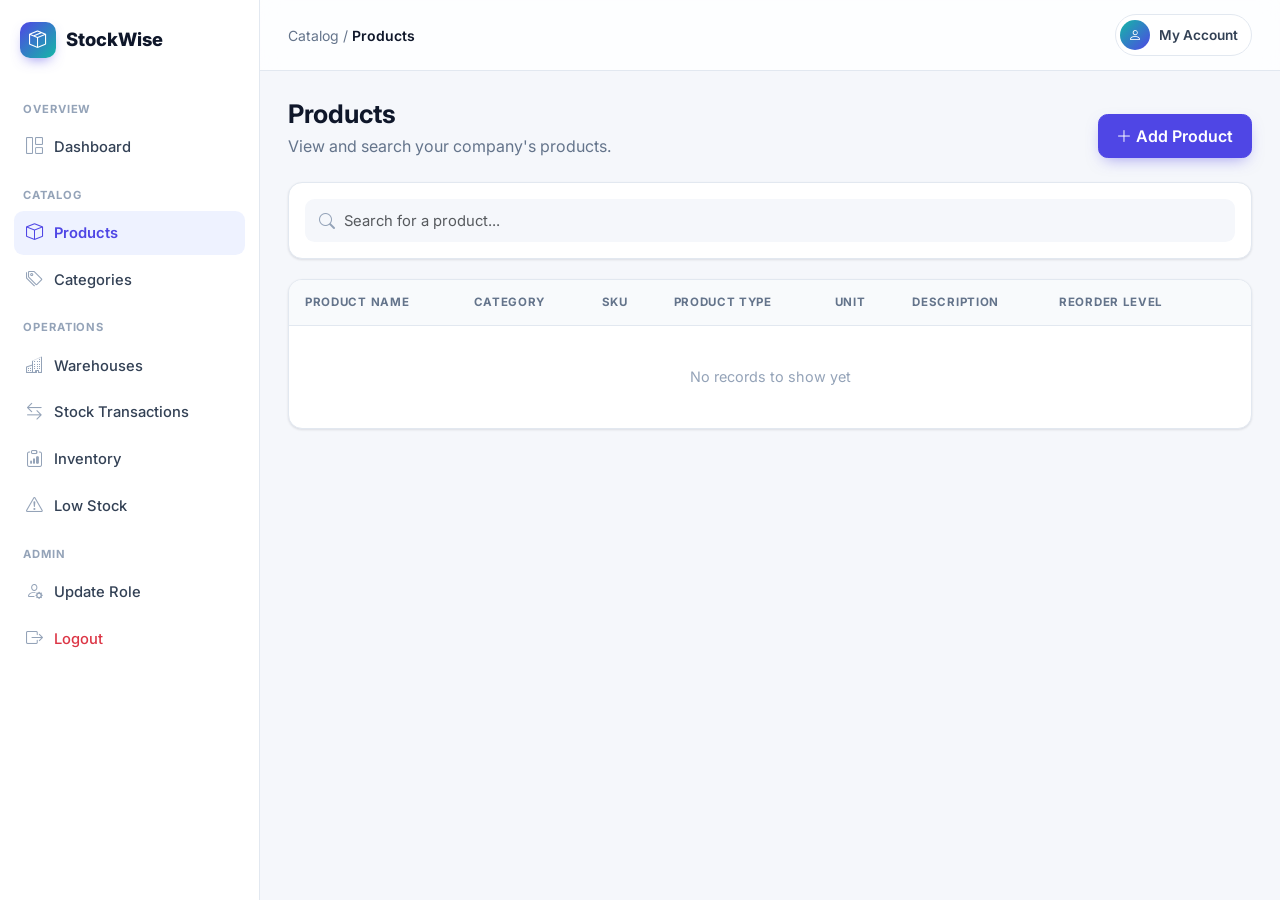
<file: frontend/product.html>
<!DOCTYPE html>
<html lang="en">
<head>
    <meta charset="UTF-8">
    <meta name="viewport" content="width=device-width, initial-scale=1.0">
    <title>Products | StockWise Inventory</title>
    <meta name="description" content="View, search, create and edit your company's products, SKUs and reorder levels.">
    <link rel="preconnect" href="https://fonts.googleapis.com">
    <link rel="preconnect" href="https://fonts.gstatic.com" crossorigin>
    <link href="https://fonts.googleapis.com/css2?family=Inter:wght@400;500;600;700;800&display=swap" rel="stylesheet">
    <link href="https://cdn.jsdelivr.net/npm/bootstrap@5.3.3/dist/css/bootstrap.min.css" rel="stylesheet">
    <link href="https://cdn.jsdelivr.net/npm/bootstrap-icons@1.11.3/font/bootstrap-icons.min.css" rel="stylesheet">
    <link rel="stylesheet" href="style/style.css">
</head>
<body>
<div class="app-shell">
    <aside class="sidebar offcanvas-lg offcanvas-start" tabindex="-1" id="sidebar" aria-label="Main navigation">
        <div class="d-flex align-items-center justify-content-between pe-3">
            <a href="dashboard.html" class="sidebar-brand"><span class="brand-mark"><i class="bi bi-box-seam"></i></span>StockWise</a>
            <button type="button" class="btn-close d-lg-none" data-bs-dismiss="offcanvas" data-bs-target="#sidebar" aria-label="Close"></button>
        </div>
        <nav class="sidebar-nav">
            <p class="sidebar-label">Overview</p>
            <a class="sidebar-link" href="dashboard.html"><i class="bi bi-grid-1x2"></i>Dashboard</a>
            <p class="sidebar-label">Catalog</p>
            <a class="sidebar-link active" href="product.html"><i class="bi bi-box"></i>Products</a>
            <a class="sidebar-link" href="category.html"><i class="bi bi-tags"></i>Categories</a>
            <p class="sidebar-label">Operations</p>
            <a class="sidebar-link" href="warehouse.html"><i class="bi bi-buildings"></i>Warehouses</a>
            <a class="sidebar-link" href="stock_transaction.html"><i class="bi bi-arrow-left-right"></i>Stock Transactions</a>
            <a class="sidebar-link" href="inventory.html"><i class="bi bi-clipboard-data"></i>Inventory</a>
            <a class="sidebar-link" href="low_stock.html"><i class="bi bi-exclamation-triangle"></i>Low Stock</a>
            <p class="sidebar-label">Admin</p>
            <a class="sidebar-link" href="update_role.html"><i class="bi bi-person-gear"></i>Update Role</a>
            <button type="button" class="sidebar-link text-danger border-0 bg-transparent w-100 text-start" id="logout_button"><i class="bi bi-box-arrow-right"></i>Logout</button>
        </nav>
    </aside>

    <div class="app-main">
        <header class="topbar">
            <div class="d-flex align-items-center gap-2">
                <button class="btn btn-light-soft d-lg-none px-2 py-1" type="button" data-bs-toggle="offcanvas" data-bs-target="#sidebar" aria-controls="sidebar" aria-label="Open menu">
                    <i class="bi bi-list fs-5"></i>
                </button>
                <span class="topbar-crumb">Catalog / <strong>Products</strong></span>
            </div>
            <div class="user-chip"><span class="avatar"><i class="bi bi-person"></i></span>My Account</div>
        </header>

        <main class="app-content main-container">
            <div class="page-header">
                <div>
                    <h1 class="page-title">Products</h1>
                    <p class="page-subtitle">View and search your company's products.</p>
                </div>
                <button id="add_product" class="btn btn-primary"><i class="bi bi-plus-lg me-1"></i>Add Product</button>
            </div>

            <div class="surface-card toolbar product_navigate">
                <div class="search-wrap">
                    <i class="bi bi-search"></i>
                    <input type="search" id="search_bar" placeholder="Search for a product..." class="form-control search-bar">
                </div>
            </div>

            <!-- Create / edit pop-up (shown and hidden by product.js) -->
            <form id="add_product_form" class="add_form form-panel" style="display: none;">
                <h2 class="panel-title header product_header">Add Product</h2>
                <p class="panel-subtitle">Fill in the product details below.</p>
                <div class="row g-3">
                    <div class="col-12 input-section">
                        <label for="product_name" class="form-label">Product Name</label>
                        <input type="text" name="product_name" id="product_name" class="form-control" required>
                    </div>
                    <div class="col-md-6 input-section">
                        <label for="category" class="form-label">Category</label>
                        <select name="category" id="category" class="form-select"></select>
                    </div>
                    <div class="col-md-6 input-section">
                        <label for="product_type" class="form-label">Product Type</label>
                        <select name="product_type" id="product_type" class="form-select"></select>
                    </div>
                    <div class="col-md-6 input-section">
                        <label for="unit_of_measure" class="form-label">Unit of Measure</label>
                        <select name="unit_of_measure" id="unit_of_measure" class="form-select"></select>
                    </div>
                    <div class="col-md-6 input-section">
                        <label for="reorder_level" class="form-label">Reorder Level</label>
                        <input type="number" min="0" id="reorder_level" class="form-control">
                    </div>
                    <div class="col-12 input-section">
                        <label for="product_description" class="form-label">Product Description</label>
                        <textarea name="product_description" id="product_description" class="form-control"></textarea>
                    </div>
                </div>
                <div class="form-actions">
                    <button type="button" id="cancle_button" class="btn btn-light-soft" style="display: none;">Cancel</button>
                    <button type="submit" id="create_button" class="btn btn-primary">Create Product</button>
                </div>
            </form>

            <div class="surface-card table-card">
                <div class="table-responsive">
                    <table id="product_showcase_table" class="table table-hover">
                        <thead>
                            <tr>
                                <th>Product Name</th>
                                <th>Category</th>
                                <th>SKU</th>
                                <th>Product Type</th>
                                <th>Unit</th>
                                <th>Description</th>
                                <th>Reorder Level</th>
                                <th></th>
                            </tr>
                        </thead>
                        <tbody class="table_body" id="product_table"></tbody>
                    </table>
                </div>
            </div>
        </main>
    </div>
</div>
<script src="https://cdn.jsdelivr.net/npm/bootstrap@5.3.3/dist/js/bootstrap.bundle.min.js"></script>
<script src="js/api.js"></script>
<script src="js/product.js"></script>
</body>
</html>
</file>
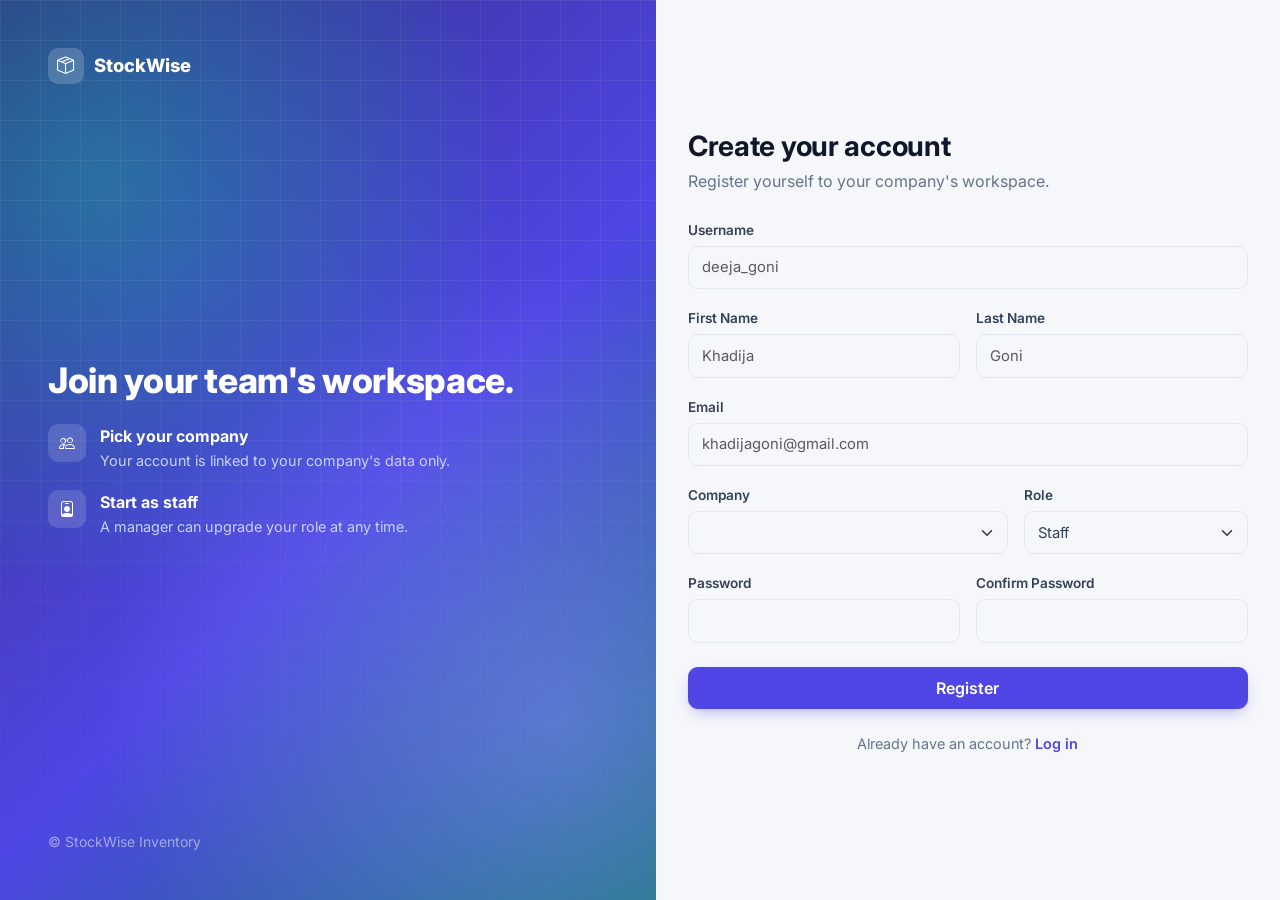
<file: frontend/register_page.html>
<!DOCTYPE html>
<html lang="en">
<head>
    <meta charset="UTF-8">
    <meta name="viewport" content="width=device-width, initial-scale=1.0">
    <title>Register as Staff | StockWise Inventory</title>
    <meta name="description" content="Create your staff account and join your company's StockWise workspace.">
    <link rel="preconnect" href="https://fonts.googleapis.com">
    <link rel="preconnect" href="https://fonts.gstatic.com" crossorigin>
    <link href="https://fonts.googleapis.com/css2?family=Inter:wght@400;500;600;700;800&display=swap" rel="stylesheet">
    <link href="https://cdn.jsdelivr.net/npm/bootstrap@5.3.3/dist/css/bootstrap.min.css" rel="stylesheet">
    <link href="https://cdn.jsdelivr.net/npm/bootstrap-icons@1.11.3/font/bootstrap-icons.min.css" rel="stylesheet">
    <link rel="stylesheet" href="style/style.css">
</head>
<body>
<div class="auth-shell">
    <aside class="auth-aside">
        <a href="index.html" class="sidebar-brand p-0 text-white"><span class="brand-mark"><i class="bi bi-box-seam"></i></span>StockWise</a>
        <div>
            <h2 class="mb-4">Join your team's workspace.</h2>
            <div class="auth-feature"><i class="bi bi-people"></i><div><strong>Pick your company</strong><span>Your account is linked to your company's data only.</span></div></div>
            <div class="auth-feature"><i class="bi bi-person-badge"></i><div><strong>Start as staff</strong><span>A manager can upgrade your role at any time.</span></div></div>
        </div>
        <small class="text-white-50">&copy; StockWise Inventory</small>
    </aside>

    <div class="auth-panel">
        <main class="main-container auth-card wide">
            <header class="title mb-4">
                <h1 class="title-header auth-title">Create your account</h1>
                <p class="title-head auth-subtitle mb-0">Register yourself to your company's workspace.</p>
            </header>

            <form action="post" id="register_form" class="form">
                <div class="row g-3">
                    <div class="col-12 input-section">
                        <label for="username" class="form-label">Username</label>
                        <input type="text" id="username" name="username" class="form-control" placeholder="deeja_goni" required>
                    </div>
                    <div class="col-md-6 input-section">
                        <label for="first_name" class="form-label">First Name</label>
                        <input type="text" id="first_name" name="first_name" class="form-control" placeholder="Khadija" required>
                    </div>
                    <div class="col-md-6 input-section">
                        <label for="last_name" class="form-label">Last Name</label>
                        <input type="text" id="last_name" name="last_name" class="form-control" placeholder="Goni" required>
                    </div>
                    <div class="col-12 input-section">
                        <label for="email" class="form-label">Email</label>
                        <input type="email" id="email" name="email" class="form-control" placeholder="khadijagoni@gmail.com" required>
                    </div>
                    <div class="col-md-7 input-section">
                        <label for="company" class="form-label">Company</label>
                        <select name="company" id="company" class="form-select"></select>
                    </div>
                    <div class="col-md-5 input-section">
                        <label for="role" class="form-label">Role</label>
                        <select name="role" id="role" class="form-select">
                            <option value="Staff">Staff</option>
                        </select>
                    </div>
                    <div class="col-md-6 input-section">
                        <label for="password" class="form-label">Password</label>
                        <input type="password" id="password" name="password" class="form-control" required>
                    </div>
                    <div class="col-md-6 input-section">
                        <label for="confirm_password" class="form-label">Confirm Password</label>
                        <input type="password" id="confirm_password" name="confirm_password" class="form-control" required>
                    </div>
                </div>
                <button type="submit" class="btn btn-primary w-100 py-2 mt-4">Register</button>
            </form>

            <p class="auth-footer-link">Already have an account? <a href="login.html">Log in</a></p>
        </main>
    </div>
</div>
<script src="js/register.js"></script>
</body>
</html>
</file>
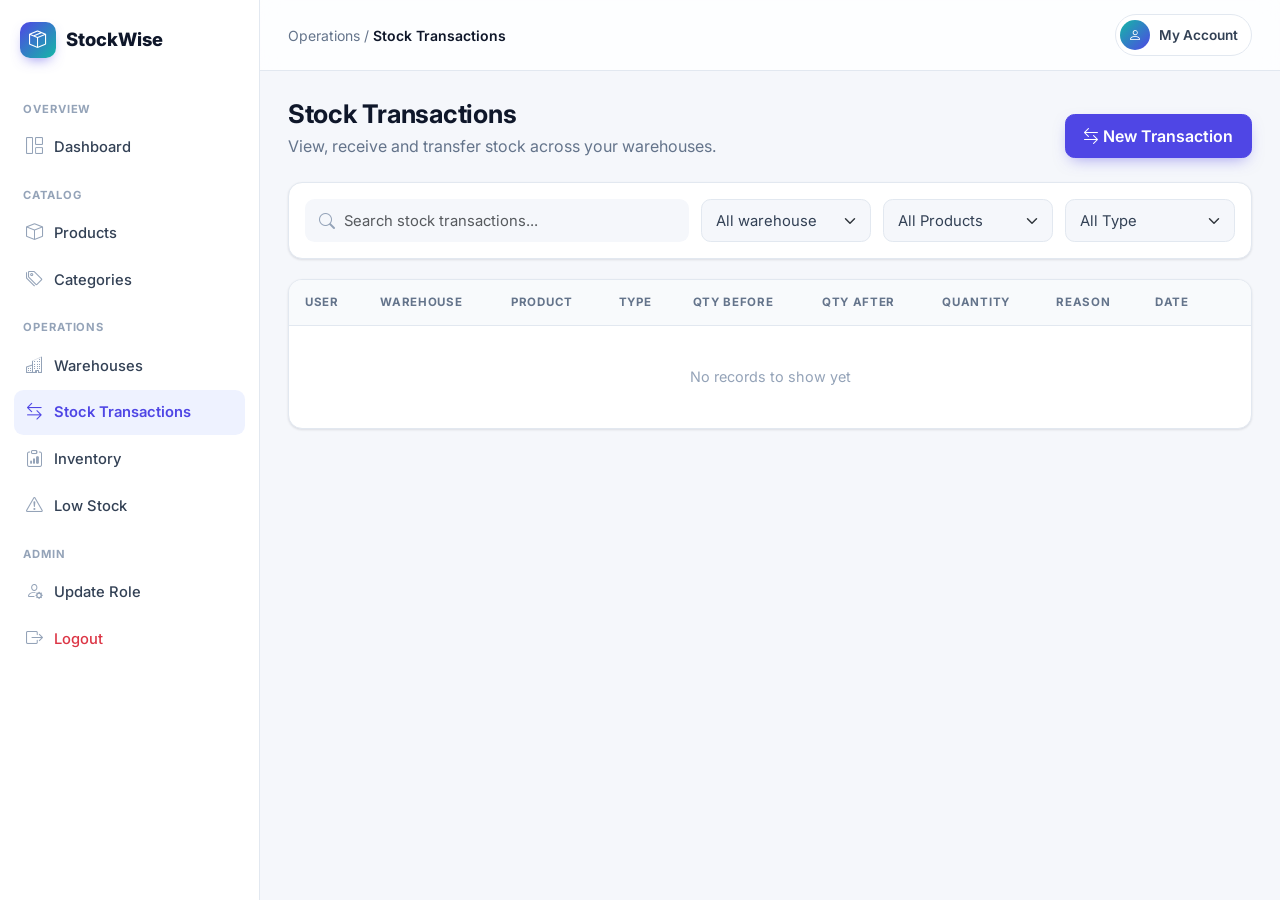
<file: frontend/stock_transaction.html>
<!DOCTYPE html>
<html lang="en">
<head>
    <meta charset="UTF-8">
    <meta name="viewport" content="width=device-width, initial-scale=1.0">
    <title>Stock Transactions | StockWise Inventory</title>
    <meta name="description" content="Receive, issue, return and adjust stock across warehouses, and filter the full transaction history.">
    <link rel="preconnect" href="https://fonts.googleapis.com">
    <link rel="preconnect" href="https://fonts.gstatic.com" crossorigin>
    <link href="https://fonts.googleapis.com/css2?family=Inter:wght@400;500;600;700;800&display=swap" rel="stylesheet">
    <link href="https://cdn.jsdelivr.net/npm/bootstrap@5.3.3/dist/css/bootstrap.min.css" rel="stylesheet">
    <link href="https://cdn.jsdelivr.net/npm/bootstrap-icons@1.11.3/font/bootstrap-icons.min.css" rel="stylesheet">
    <link rel="stylesheet" href="style/style.css">
</head>
<body>
<div class="app-shell">
    <aside class="sidebar offcanvas-lg offcanvas-start" tabindex="-1" id="sidebar" aria-label="Main navigation">
        <div class="d-flex align-items-center justify-content-between pe-3">
            <a href="dashboard.html" class="sidebar-brand"><span class="brand-mark"><i class="bi bi-box-seam"></i></span>StockWise</a>
            <button type="button" class="btn-close d-lg-none" data-bs-dismiss="offcanvas" data-bs-target="#sidebar" aria-label="Close"></button>
        </div>
        <nav class="sidebar-nav">
            <p class="sidebar-label">Overview</p>
            <a class="sidebar-link" href="dashboard.html"><i class="bi bi-grid-1x2"></i>Dashboard</a>
            <p class="sidebar-label">Catalog</p>
            <a class="sidebar-link" href="product.html"><i class="bi bi-box"></i>Products</a>
            <a class="sidebar-link" href="category.html"><i class="bi bi-tags"></i>Categories</a>
            <p class="sidebar-label">Operations</p>
            <a class="sidebar-link" href="warehouse.html"><i class="bi bi-buildings"></i>Warehouses</a>
            <a class="sidebar-link active" href="stock_transaction.html"><i class="bi bi-arrow-left-right"></i>Stock Transactions</a>
            <a class="sidebar-link" href="inventory.html"><i class="bi bi-clipboard-data"></i>Inventory</a>
            <a class="sidebar-link" href="low_stock.html"><i class="bi bi-exclamation-triangle"></i>Low Stock</a>
            <p class="sidebar-label">Admin</p>
            <a class="sidebar-link" href="update_role.html"><i class="bi bi-person-gear"></i>Update Role</a>
            <button type="button" class="sidebar-link text-danger border-0 bg-transparent w-100 text-start" id="logout_button"><i class="bi bi-box-arrow-right"></i>Logout</button>
        </nav>
    </aside>

    <div class="app-main">
        <header class="topbar">
            <div class="d-flex align-items-center gap-2">
                <button class="btn btn-light-soft d-lg-none px-2 py-1" type="button" data-bs-toggle="offcanvas" data-bs-target="#sidebar" aria-controls="sidebar" aria-label="Open menu">
                    <i class="bi bi-list fs-5"></i>
                </button>
                <span class="topbar-crumb">Operations / <strong>Stock Transactions</strong></span>
            </div>
            <div class="user-chip"><span class="avatar"><i class="bi bi-person"></i></span>My Account</div>
        </header>

        <main class="app-content main-container">
            <div class="page-header">
                <div>
                    <h1 class="page-title">Stock Transactions</h1>
                    <p class="page-subtitle">View, receive and transfer stock across your warehouses.</p>
                </div>
                <button type="button" id="transfer_stock" class="btn btn-primary"><i class="bi bi-arrow-left-right me-1"></i>New Transaction</button>
            </div>

            <!-- Search + filters -->
            <div class="surface-card toolbar transaction_navigate fiter_div">
                <div class="search-wrap">
                    <i class="bi bi-search"></i>
                    <input type="search" id="search_bar" class="form-control" placeholder="Search stock transactions...">
                </div>
                <select name="filter_warehouse" id="filter_warehouse" class="form-select" aria-label="Filter by warehouse">
                    <option value="">All Warehouses</option>
                </select>
                <select name="filter_product" id="filter_product" class="form-select" aria-label="Filter by product">
                    <option value="">All Products</option>
                </select>
                <select name="filter_transaction" id="filter_transaction_type" class="form-select" aria-label="Filter by transaction type">
                    <option value="">All Types</option>
                </select>
            </div>

            <!-- Create pop-up (shown and hidden by stock_transaction.js) -->
            <form id="stock_transaction_form" class="form-panel" style="display: none;">
                <h2 class="panel-title header">Create Stock Transaction</h2>
                <p class="panel-subtitle">Receive, issue, return or adjust available stock.</p>
                <div class="row g-3">
                    <div class="col-md-6 input-section">
                        <label for="product_name" class="form-label">Product</label>
                        <select name="product_name" id="product_name" class="form-select" required></select>
                    </div>
                    <div class="col-md-6 input-section">
                        <label for="warehouse_name" class="form-label">Warehouse</label>
                        <select name="warehouse_name" id="warehouse_name" class="form-select" required></select>
                    </div>
                    <div class="col-md-6 input-section">
                        <label for="transaction_type" class="form-label">Transaction Type</label>
                        <select name="transaction_type" id="transaction_type" class="form-select" required></select>
                    </div>
                    <div class="col-md-6 input-section">
                        <label for="quantity" class="form-label">Quantity</label>
                        <input type="number" min="1" name="quantity" id="quantity" class="form-control" required>
                    </div>
                    <div class="col-12 input-section">
                        <label for="reason" class="form-label">Reason</label>
                        <textarea name="reason" id="reason" class="form-control" rows="3" placeholder="Optional note, e.g. supplier delivery #1042"></textarea>
                    </div>
                </div>
                <div class="form-actions">
                    <button type="button" id="cancle_button" class="btn btn-light-soft">Cancel</button>
                    <button type="submit" id="submit_button" class="btn btn-primary">Submit</button>
                </div>
            </form>

            <div class="surface-card table-card">
                <div class="table-responsive">
                    <table id="stock_showcase_table" class="table table-hover">
                        <thead>
                            <tr>
                                <th>User</th>
                                <th>Warehouse</th>
                                <th>Product</th>
                                <th>Type</th>
                                <th>Qty Before</th>
                                <th>Qty After</th>
                                <th>Quantity</th>
                                <th>Reason</th>
                                <th>Date</th>
                                <th></th>
                            </tr>
                        </thead>
                        <tbody class="table_body" id="stock_table"></tbody>
                    </table>
                </div>
            </div>
        </main>
    </div>
</div>
<script src="https://cdn.jsdelivr.net/npm/bootstrap@5.3.3/dist/js/bootstrap.bundle.min.js"></script>
<script src="js/api.js"></script>
<script src="js/stock_transaction.js"></script>
</body>
</html>
</file>
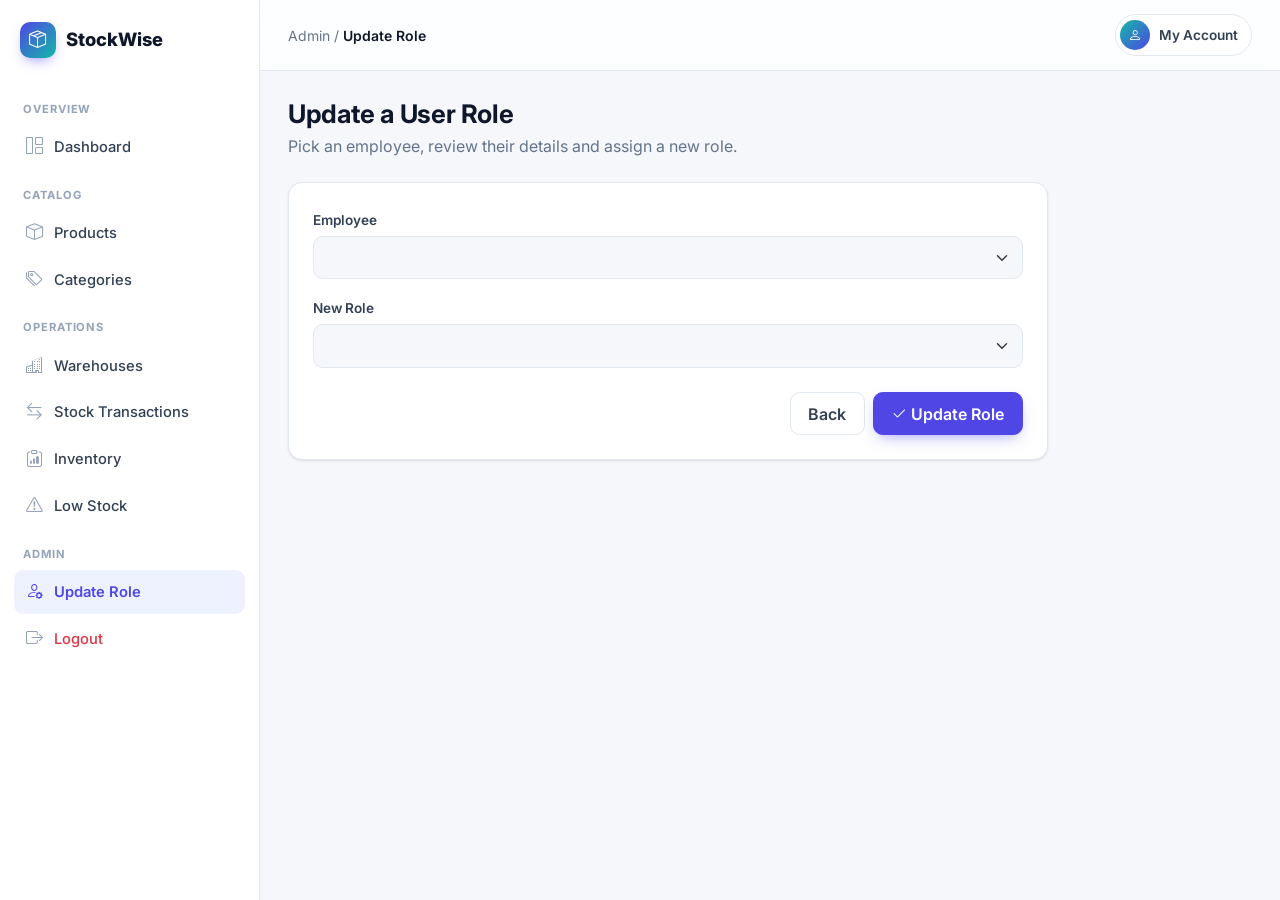
<file: frontend/update_role.html>
<!DOCTYPE html>
<html lang="en">
<head>
    <meta charset="UTF-8">
    <meta name="viewport" content="width=device-width, initial-scale=1.0">
    <title>Update Role | StockWise Inventory</title>
    <meta name="description" content="Managers and admins can review an employee's details and change their role.">
    <link rel="preconnect" href="https://fonts.googleapis.com">
    <link rel="preconnect" href="https://fonts.gstatic.com" crossorigin>
    <link href="https://fonts.googleapis.com/css2?family=Inter:wght@400;500;600;700;800&display=swap" rel="stylesheet">
    <link href="https://cdn.jsdelivr.net/npm/bootstrap@5.3.3/dist/css/bootstrap.min.css" rel="stylesheet">
    <link href="https://cdn.jsdelivr.net/npm/bootstrap-icons@1.11.3/font/bootstrap-icons.min.css" rel="stylesheet">
    <link rel="stylesheet" href="style/style.css">
</head>
<body>
<div class="app-shell">
    <aside class="sidebar offcanvas-lg offcanvas-start" tabindex="-1" id="sidebar" aria-label="Main navigation">
        <div class="d-flex align-items-center justify-content-between pe-3">
            <a href="dashboard.html" class="sidebar-brand"><span class="brand-mark"><i class="bi bi-box-seam"></i></span>StockWise</a>
            <button type="button" class="btn-close d-lg-none" data-bs-dismiss="offcanvas" data-bs-target="#sidebar" aria-label="Close"></button>
        </div>
        <nav class="sidebar-nav">
            <p class="sidebar-label">Overview</p>
            <a class="sidebar-link" href="dashboard.html"><i class="bi bi-grid-1x2"></i>Dashboard</a>
            <p class="sidebar-label">Catalog</p>
            <a class="sidebar-link" href="product.html"><i class="bi bi-box"></i>Products</a>
            <a class="sidebar-link" href="category.html"><i class="bi bi-tags"></i>Categories</a>
            <p class="sidebar-label">Operations</p>
            <a class="sidebar-link" href="warehouse.html"><i class="bi bi-buildings"></i>Warehouses</a>
            <a class="sidebar-link" href="stock_transaction.html"><i class="bi bi-arrow-left-right"></i>Stock Transactions</a>
            <a class="sidebar-link" href="inventory.html"><i class="bi bi-clipboard-data"></i>Inventory</a>
            <a class="sidebar-link" href="low_stock.html"><i class="bi bi-exclamation-triangle"></i>Low Stock</a>
            <p class="sidebar-label">Admin</p>
            <a class="sidebar-link active" href="update_role.html"><i class="bi bi-person-gear"></i>Update Role</a>
            <button type="button" class="sidebar-link text-danger border-0 bg-transparent w-100 text-start" id="logout_button"><i class="bi bi-box-arrow-right"></i>Logout</button>
        </nav>
    </aside>

    <div class="app-main">
        <header class="topbar">
            <div class="d-flex align-items-center gap-2">
                <button class="btn btn-light-soft d-lg-none px-2 py-1" type="button" data-bs-toggle="offcanvas" data-bs-target="#sidebar" aria-controls="sidebar" aria-label="Open menu">
                    <i class="bi bi-list fs-5"></i>
                </button>
                <span class="topbar-crumb">Admin / <strong>Update Role</strong></span>
            </div>
            <div class="user-chip"><span class="avatar"><i class="bi bi-person"></i></span>My Account</div>
        </header>

        <main class="app-content main_content">
            <div class="page-header">
                <div>
                    <h1 class="page-title">Update a User Role</h1>
                    <p class="page-subtitle">Pick an employee, review their details and assign a new role.</p>
                </div>
            </div>

            <div class="surface-card p-4" style="max-width: 760px;">
                <form id="update_form">
                    <div class="mb-3 input-section">
                        <label for="select_user" class="form-label">Employee</label>
                        <select id="select_user" class="form-select"></select>
                    </div>

                    <div class="user_details mb-3" id="user_details" style="display: none;">
                        <div class="detail-grid">
                            <div class="detail-item"><p>Employee ID</p><span id="detail_employee_id"></span></div>
                            <div class="detail-item"><p>Username</p><span id="detail_username"></span></div>
                            <div class="detail-item"><p>First Name</p><span id="detail_first_name"></span></div>
                            <div class="detail-item"><p>Last Name</p><span id="detail_last_name"></span></div>
                            <div class="detail-item"><p>Company</p><span id="detail_company"></span></div>
                            <div class="detail-item"><p>Current Role</p><span id="detail_current_role"></span></div>
                        </div>
                    </div>

                    <div class="mb-3 input-section">
                        <label for="choose_role" class="form-label">New Role</label>
                        <select name="choose_role" id="choose_role" class="form-select"></select>
                    </div>

                    <div class="d-flex justify-content-end gap-2 pt-2">
                        <a href="dashboard.html" class="btn btn-light-soft">Back</a>
                        <button type="submit" class="btn btn-primary"><i class="bi bi-check2 me-1"></i>Update Role</button>
                    </div>
                    <div id="response_message" class="response_message"></div>
                </form>
            </div>
        </main>
    </div>
</div>
<script src="https://cdn.jsdelivr.net/npm/bootstrap@5.3.3/dist/js/bootstrap.bundle.min.js"></script>
<script src="js/api.js"></script>
<script src="js/update_role.js"></script>
</body>
</html>
</file>
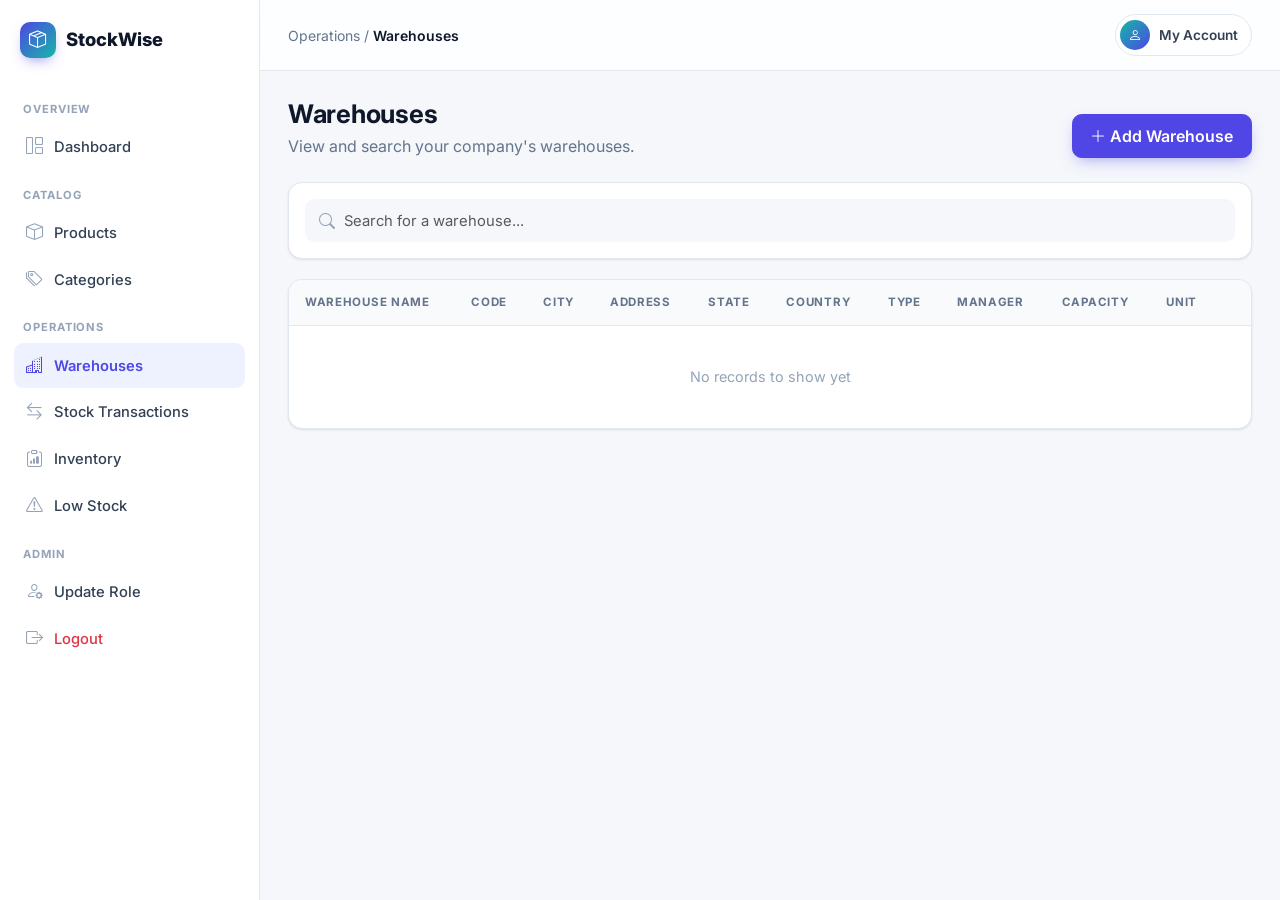
<file: frontend/warehouse.html>
<!DOCTYPE html>
<html lang="en">
<head>
    <meta charset="UTF-8">
    <meta name="viewport" content="width=device-width, initial-scale=1.0">
    <title>Warehouses | StockWise Inventory</title>
    <meta name="description" content="View, search, add and update your company's warehouses, managers and storage capacity.">
    <link rel="preconnect" href="https://fonts.googleapis.com">
    <link rel="preconnect" href="https://fonts.gstatic.com" crossorigin>
    <link href="https://fonts.googleapis.com/css2?family=Inter:wght@400;500;600;700;800&display=swap" rel="stylesheet">
    <link href="https://cdn.jsdelivr.net/npm/bootstrap@5.3.3/dist/css/bootstrap.min.css" rel="stylesheet">
    <link href="https://cdn.jsdelivr.net/npm/bootstrap-icons@1.11.3/font/bootstrap-icons.min.css" rel="stylesheet">
    <link rel="stylesheet" href="style/style.css">
</head>
<body>
<div class="app-shell">
    <aside class="sidebar offcanvas-lg offcanvas-start" tabindex="-1" id="sidebar" aria-label="Main navigation">
        <div class="d-flex align-items-center justify-content-between pe-3">
            <a href="dashboard.html" class="sidebar-brand"><span class="brand-mark"><i class="bi bi-box-seam"></i></span>StockWise</a>
            <button type="button" class="btn-close d-lg-none" data-bs-dismiss="offcanvas" data-bs-target="#sidebar" aria-label="Close"></button>
        </div>
        <nav class="sidebar-nav">
            <p class="sidebar-label">Overview</p>
            <a class="sidebar-link" href="dashboard.html"><i class="bi bi-grid-1x2"></i>Dashboard</a>
            <p class="sidebar-label">Catalog</p>
            <a class="sidebar-link" href="product.html"><i class="bi bi-box"></i>Products</a>
            <a class="sidebar-link" href="category.html"><i class="bi bi-tags"></i>Categories</a>
            <p class="sidebar-label">Operations</p>
            <a class="sidebar-link active" href="warehouse.html"><i class="bi bi-buildings"></i>Warehouses</a>
            <a class="sidebar-link" href="stock_transaction.html"><i class="bi bi-arrow-left-right"></i>Stock Transactions</a>
            <a class="sidebar-link" href="inventory.html"><i class="bi bi-clipboard-data"></i>Inventory</a>
            <a class="sidebar-link" href="low_stock.html"><i class="bi bi-exclamation-triangle"></i>Low Stock</a>
            <p class="sidebar-label">Admin</p>
            <a class="sidebar-link" href="update_role.html"><i class="bi bi-person-gear"></i>Update Role</a>
            <button type="button" class="sidebar-link text-danger border-0 bg-transparent w-100 text-start" id="logout_button"><i class="bi bi-box-arrow-right"></i>Logout</button>
        </nav>
    </aside>

    <div class="app-main">
        <header class="topbar">
            <div class="d-flex align-items-center gap-2">
                <button class="btn btn-light-soft d-lg-none px-2 py-1" type="button" data-bs-toggle="offcanvas" data-bs-target="#sidebar" aria-controls="sidebar" aria-label="Open menu">
                    <i class="bi bi-list fs-5"></i>
                </button>
                <span class="topbar-crumb">Operations / <strong>Warehouses</strong></span>
            </div>
            <div class="user-chip"><span class="avatar"><i class="bi bi-person"></i></span>My Account</div>
        </header>

        <main class="app-content main-container">
            <div class="page-header">
                <div>
                    <h1 class="page-title">Warehouses</h1>
                    <p class="page-subtitle">View and search your company's warehouses.</p>
                </div>
                <button type="button" id="add_warehouse" class="btn btn-primary"><i class="bi bi-plus-lg me-1"></i>Add Warehouse</button>
            </div>

            <div class="surface-card toolbar warehouse_navigate">
                <div class="search-wrap">
                    <i class="bi bi-search"></i>
                    <input type="search" id="search_bar" class="form-control" placeholder="Search for a warehouse...">
                </div>
            </div>

            <!-- Create / edit pop-up (shown and hidden by warehouse.js) -->
            <form id="warehouse_form" class="warehouse_form form-panel" style="display: none;">
                <h2 id="warehouse_title" class="panel-title">Add Warehouse</h2>
                <p class="panel-subtitle">Location, manager and storage capacity.</p>
                <div class="row g-3">
                    <div class="col-12 input-section">
                        <label for="warehouse_name" class="form-label">Warehouse Name</label>
                        <input type="text" id="warehouse_name" class="form-control" required>
                    </div>
                    <div class="col-md-6 input-section">
                        <label for="city" class="form-label">City</label>
                        <input type="text" id="city" class="form-control" required>
                    </div>
                    <div class="col-md-6 input-section">
                        <label for="state" class="form-label">State</label>
                        <input type="text" id="state" class="form-control">
                    </div>
                    <div class="col-md-8 input-section">
                        <label for="address" class="form-label">Address</label>
                        <input type="text" id="address" class="form-control">
                    </div>
                    <div class="col-md-4 input-section">
                        <label for="country" class="form-label">Country</label>
                        <input type="text" id="country" class="form-control">
                    </div>
                    <div class="col-md-6 input-section">
                        <label for="warehouse_type" class="form-label">Warehouse Type</label>
                        <select name="warehouse_type" id="warehouse_type" class="form-select"></select>
                    </div>
                    <div class="col-md-6 input-section">
                        <label for="manager" class="form-label">Manager</label>
                        <select name="manager" id="manager" class="form-select"></select>
                    </div>
                    <div class="col-md-6 input-section">
                        <label for="capacity" class="form-label">Capacity</label>
                        <input type="number" min="0" id="capacity" class="form-control">
                    </div>
                    <div class="col-md-6 input-section">
                        <label for="capacity_unit" class="form-label">Capacity Unit</label>
                        <select name="capacity_unit" id="capacity_unit" class="form-select"></select>
                    </div>
                </div>
                <div class="form-actions">
                    <button type="button" id="cancle_button" class="btn btn-light-soft">Cancel</button>
                    <button type="submit" class="btn btn-primary">Submit</button>
                </div>
            </form>

            <div class="surface-card table-card table_section">
                <div class="table-responsive">
                    <table class="table table-hover">
                        <thead>
                            <tr>
                                <th>Warehouse Name</th>
                                <th>Code</th>
                                <th>City</th>
                                <th>Address</th>
                                <th>State</th>
                                <th>Country</th>
                                <th>Type</th>
                                <th>Manager</th>
                                <th>Capacity</th>
                                <th>Unit</th>
                                <th></th>
                            </tr>
                        </thead>
                        <tbody class="table_body" id="warehouse_table"></tbody>
                    </table>
                </div>
            </div>
        </main>
    </div>
</div>
<script src="https://cdn.jsdelivr.net/npm/bootstrap@5.3.3/dist/js/bootstrap.bundle.min.js"></script>
<script src="js/api.js"></script>
<script src="js/warehouse.js"></script>
</body>
</html>
</file>
<file: frontend/style/style.css>
/* =========================================================
   StockWise - custom layer on top of Bootstrap 5
   Bootstrap is loaded first in every page, this file comes
   after it so anything here overrides Bootstrap defaults.
   ========================================================= */

/* ---------- 1. Design tokens ---------- */
:root {
    
    --brand: #4f46e5;          /* indigo */
    --brand-dark: #4338ca;
    --brand-soft: #eef2ff;
    --accent: #14b8a6;         /* teal */
    --accent-soft: #e6fffa;
    --amber: #f59e0b;
    --amber-soft: #fff7e6;
    --rose: #f43f5e;
    --rose-soft: #fff1f3;

    --ink: #0f172a;
    --ink-2: #334155;
    --muted: #64748b;
    --line: #e2e8f0;
    --surface: #ffffff;
    --canvas: #f5f7fb;

    --radius: 0.875rem;
    --radius-sm: 0.6rem;
    --shadow-sm: 0 1px 2px rgba(15, 23, 42, 0.05), 0 1px 3px rgba(15, 23, 42, 0.06);
    --shadow-md: 0 10px 30px -12px rgba(15, 23, 42, 0.18);
    --sidebar-w: 260px;

    /* Re-map Bootstrap variables to the brand */
    --bs-primary: var(--brand);
    --bs-primary-rgb: 79, 70, 229;
    --bs-body-font-family: "Inter", system-ui, -apple-system, "Segoe UI", Roboto, sans-serif;
    --bs-body-color: var(--ink-2);
    --bs-body-bg: var(--canvas);
    --bs-border-color: var(--line);
    --bs-link-color: var(--brand);
    --bs-link-hover-color: var(--brand-dark);
    --bs-link-color-rgb: 79, 70, 229;
    --bs-link-hover-color-rgb: 67, 56, 202;
}

body {
    font-family: var(--bs-body-font-family);
    background: var(--canvas);
    color: var(--ink-2);
    -webkit-font-smoothing: antialiased;
}

h1, h2, h3, h4, h5, h6 { color: var(--ink); font-weight: 700; letter-spacing: -0.01em; }

/* ---------- 2. Buttons ---------- */
.btn { border-radius: var(--radius-sm); font-weight: 600; padding: 0.55rem 1.1rem; transition: all .18s ease; }
.btn-primary {
    --bs-btn-bg: var(--brand);
    --bs-btn-border-color: var(--brand);
    --bs-btn-hover-bg: var(--brand-dark);
    --bs-btn-hover-border-color: var(--brand-dark);
    --bs-btn-active-bg: var(--brand-dark);
    --bs-btn-active-border-color: var(--brand-dark);
    --bs-btn-disabled-bg: var(--brand);
    --bs-btn-disabled-border-color: var(--brand);
    box-shadow: 0 6px 16px -6px rgba(79, 70, 229, 0.55);
}
.btn-primary:hover { transform: translateY(-1px); box-shadow: 0 10px 22px -8px rgba(79, 70, 229, 0.6); }
.btn-light-soft { background: var(--surface); border: 1px solid var(--line); color: var(--ink-2); }
.btn-light-soft:hover { background: var(--canvas); border-color: #cbd5e1; color: var(--ink); }

/* Edit buttons are created by the JS without Bootstrap classes, so style them here */
.edit_button, #edit_button {
    border: 1px solid var(--line);
    background: var(--surface);
    color: var(--brand);
    font-size: .8rem;
    font-weight: 600;
    padding: .3rem .8rem;
    border-radius: 999px;
    transition: all .15s ease;
}
.edit_button:hover, #edit_button:hover { background: var(--brand-soft); border-color: #c7d2fe; }

/* ---------- 3. Forms ---------- */
.form-label { font-weight: 600; font-size: .85rem; color: var(--ink-2); margin-bottom: .35rem; }
.form-control, .form-select {
    border-radius: var(--radius-sm);
    border-color: var(--line);
    padding: .6rem .85rem;
    font-size: .925rem;
    transition: border-color .15s ease, box-shadow .15s ease;
}
.form-control:focus, .form-select:focus {
    border-color: #a5b4fc;
    box-shadow: 0 0 0 .25rem rgba(79, 70, 229, .15);
}
textarea.form-control { min-height: 96px; resize: vertical; }

/* ---------- 4. App shell (sidebar + main) ---------- */
.app-shell { display: flex; min-height: 100vh; }

.sidebar {
    width: var(--sidebar-w);
    --bs-offcanvas-width: var(--sidebar-w);
    background: var(--surface);
    border-right: 1px solid var(--line);
    display: flex;
    flex-direction: column;
}
/* offcanvas-lg makes the background transparent on desktop, put it back */
.sidebar.offcanvas-lg { background-color: var(--surface) !important; }
@media (min-width: 992px) {
    .sidebar { position: sticky; top: 0; height: 100vh; flex-shrink: 0; }
}

.sidebar-brand {
    display: flex; align-items: center; gap: .65rem;
    padding: 1.35rem 1.25rem;
    font-weight: 800; font-size: 1.15rem; color: var(--ink);
    text-decoration: none;
}
.brand-mark {
    width: 36px; height: 36px; border-radius: 10px;
    display: grid; place-items: center;
    color: #fff; font-size: 1.1rem;
    background: linear-gradient(135deg, var(--brand), var(--accent));
    box-shadow: 0 6px 14px -6px rgba(79, 70, 229, .7);
}

.sidebar-nav { padding: .25rem .85rem 1.5rem; overflow-y: auto; flex: 1; }
.sidebar-label {
    font-size: .7rem; font-weight: 700; text-transform: uppercase; letter-spacing: .08em;
    color: #94a3b8; margin: 1.1rem .6rem .45rem;
}
.sidebar-link {
    display: flex; align-items: center; gap: .7rem; width: 100%;
    padding: .6rem .75rem; margin-bottom: .15rem;
    border-radius: var(--radius-sm); border: 0; background: transparent;
    color: var(--ink-2); font-weight: 500; font-size: .92rem; text-decoration: none; text-align: left;
    transition: background .15s ease, color .15s ease, transform .15s ease;
}
.sidebar-link i { font-size: 1.05rem; color: #94a3b8; transition: color .15s ease; }
.sidebar-link:hover { background: var(--canvas); color: var(--ink); transform: translateX(2px); }
.sidebar-link:hover i { color: var(--brand); }
.sidebar-link.active { background: var(--brand-soft); color: var(--brand); font-weight: 600; }
.sidebar-link.active i { color: var(--brand); }

.sidebar-footer { padding: 1rem 1.25rem; border-top: 1px solid var(--line); }

.app-main { flex: 1; min-width: 0; display: flex; flex-direction: column; }

.topbar {
    position: sticky; top: 0; z-index: 1020;
    display: flex; align-items: center; justify-content: space-between; gap: 1rem;
    padding: .9rem 1.75rem;
    background: rgba(255, 255, 255, .8);
    backdrop-filter: saturate(180%) blur(10px);
    border-bottom: 1px solid var(--line);
}
.topbar-crumb { color: var(--muted); font-size: .875rem; }
.topbar-crumb strong { color: var(--ink); font-weight: 600; }
.user-chip {
    display: flex; align-items: center; gap: .55rem;
    padding: .3rem .8rem .3rem .3rem; border: 1px solid var(--line); border-radius: 999px;
    background: var(--surface); font-size: .85rem; font-weight: 600; color: var(--ink-2);
}
.user-chip .avatar {
    width: 30px; height: 30px; border-radius: 50%;
    display: grid; place-items: center; color: #fff; font-size: .85rem;
    background: linear-gradient(135deg, var(--accent), var(--brand));
}

.app-content { padding: 1.75rem; max-width: 1400px; width: 100%; animation: fadeUp .35s ease both; }

/* ---------- 5. Page header ---------- */
.page-header { display: flex; flex-wrap: wrap; align-items: flex-end; justify-content: space-between; gap: 1rem; margin-bottom: 1.5rem; }
.page-title { font-size: 1.6rem; margin: 0; }
.page-subtitle { color: var(--muted); margin: .25rem 0 0; }

/* ---------- 6. Cards ---------- */
.surface-card {
    background: var(--surface);
    border: 1px solid var(--line);
    border-radius: var(--radius);
    box-shadow: var(--shadow-sm);
}
.toolbar { display: flex; flex-wrap: wrap; gap: .75rem; align-items: center; padding: 1rem; margin-bottom: 1.25rem; }
.toolbar .form-select { width: auto; min-width: 170px; }

.search-wrap { position: relative; flex: 1; min-width: 220px; }
.search-wrap i { position: absolute; left: .85rem; top: 50%; transform: translateY(-50%); color: #94a3b8; }
.search-wrap .form-control { padding-left: 2.4rem; background: var(--canvas); border-color: transparent; }
.search-wrap .form-control:focus { background: var(--surface); }

/* Stat cards (dashboard) */
.stat-card { padding: 1.25rem; display: flex; align-items: center; gap: 1rem; height: 100%; transition: transform .2s ease, box-shadow .2s ease; }
.stat-card:hover { transform: translateY(-3px); box-shadow: var(--shadow-md); }
.stat-icon { width: 48px; height: 48px; border-radius: 12px; display: grid; place-items: center; font-size: 1.35rem; flex-shrink: 0; }
.stat-icon.indigo { background: var(--brand-soft); color: var(--brand); }
.stat-icon.teal { background: var(--accent-soft); color: var(--accent); }
.stat-icon.amber { background: var(--amber-soft); color: var(--amber); }
.stat-icon.rose { background: var(--rose-soft); color: var(--rose); }
.stat-label { color: var(--muted); font-size: .85rem; font-weight: 500; margin: 0; }
.stat-value { font-size: 1.75rem; font-weight: 800; color: var(--ink); margin: 0; line-height: 1.2; min-height: 2.1rem; }
.stat-value:empty::before { content: "—"; color: #cbd5e1; }

.card-head { display: flex; align-items: center; justify-content: space-between; padding: 1.1rem 1.25rem; border-bottom: 1px solid var(--line); }
.card-head h2 { font-size: 1rem; margin: 0; }

.quick-action {
    display: flex; align-items: center; gap: .85rem;
    padding: .85rem 1rem; border: 1px solid var(--line); border-radius: var(--radius-sm);
    color: var(--ink-2); text-decoration: none; font-weight: 600; font-size: .92rem;
    transition: all .18s ease;
}
.quick-action i.lead-icon { width: 36px; height: 36px; border-radius: 10px; display: grid; place-items: center; background: var(--brand-soft); color: var(--brand); }
.quick-action .bi-arrow-right { margin-left: auto; color: #94a3b8; transition: transform .18s ease; }
.quick-action:hover { border-color: #c7d2fe; background: var(--brand-soft); color: var(--brand); }
.quick-action:hover .bi-arrow-right { transform: translateX(3px); color: var(--brand); }

/* ---------- 7. Tables ---------- */
.table-card { overflow: hidden; }
.table { margin: 0; --bs-table-hover-bg: #f8fafc; }
.table thead th {
    background: #f8fafc;
    color: var(--muted);
    font-size: .72rem; font-weight: 700; text-transform: uppercase; letter-spacing: .06em;
    border-bottom: 1px solid var(--line);
    padding: .85rem 1rem; white-space: nowrap;
}
.table tbody td { padding: .9rem 1rem; color: var(--ink-2); font-size: .9rem; border-color: #f1f5f9; vertical-align: middle; }
.table tbody tr { transition: background .12s ease; }
.table tbody tr:last-child td { border-bottom: 0; }
.table tbody td:first-child { font-weight: 600; color: var(--ink); }
/* Friendly empty state shown under the header when the JS hasn't added any rows */
.table-responsive:has(tbody:empty)::after {
    content: "No records to show yet";
    display: block; padding: 2.5rem 1rem; text-align: center; color: #94a3b8; font-size: .9rem;
}

/* ---------- 8. Form panel (create / edit pop-up) ----------
   The JS toggles these forms with style.display = "block" / "none".
   We turn them into a centred dialog; the huge box-shadow acts
   as the dark backdrop so no extra element or JS is needed.      */
.form-panel {
    position: fixed; top: 50%; left: 50%;
    transform: translate(-50%, -50%);
    width: min(640px, calc(100vw - 2rem));
    max-height: calc(100vh - 2rem);
    overflow-y: auto;
    z-index: 1060;
    background: var(--surface);
    border-radius: 1rem;
    padding: 1.75rem;
    box-shadow: 0 0 0 100vmax rgba(15, 23, 42, .45), 0 25px 50px -12px rgba(15, 23, 42, .35);
    animation: panelIn .22s ease both;
}
.form-panel .panel-title { font-size: 1.25rem; margin-bottom: .25rem; }
.form-panel .panel-subtitle { color: var(--muted); font-size: .9rem; margin-bottom: 1.25rem; }
.form-actions { display: flex; justify-content: flex-end; gap: .6rem; margin-top: 1.5rem; padding-top: 1.25rem; border-top: 1px solid var(--line); }

/* ---------- 9. Auth / landing pages ---------- */
.auth-shell { min-height: 100vh; display: grid; grid-template-columns: 1fr; }
@media (min-width: 992px) { .auth-shell { grid-template-columns: 1.05fr 1fr; } }

.auth-aside {
    position: relative; overflow: hidden;
    display: none; flex-direction: column; justify-content: space-between;
    padding: 3rem; color: #e0e7ff;
    background:
        radial-gradient(circle at 15% 20%, rgba(20, 184, 166, .45), transparent 45%),
        radial-gradient(circle at 85% 80%, rgba(129, 140, 248, .55), transparent 50%),
        linear-gradient(135deg, #312e81 0%, #4f46e5 55%, #0f766e 100%);
}
@media (min-width: 992px) { .auth-aside { display: flex; } }
.auth-aside::after {
    content: ""; position: absolute; inset: 0;
    background-image: linear-gradient(rgba(255,255,255,.06) 1px, transparent 1px),
                      linear-gradient(90deg, rgba(255,255,255,.06) 1px, transparent 1px);
    background-size: 40px 40px;
    mask-image: linear-gradient(to bottom, #000 30%, transparent);
    pointer-events: none;
}
.auth-aside > * { position: relative; z-index: 1; }
.auth-aside h2 { color: #fff; font-size: 2.2rem; font-weight: 800; line-height: 1.15; }
.auth-aside .brand-mark { background: rgba(255,255,255,.18); box-shadow: none; backdrop-filter: blur(6px); }
.auth-feature { display: flex; gap: .85rem; align-items: flex-start; margin-bottom: 1.1rem; }
.auth-feature i { width: 38px; height: 38px; border-radius: 10px; display: grid; place-items: center; background: rgba(255,255,255,.14); color: #fff; flex-shrink: 0; }
.auth-feature strong { color: #fff; display: block; }
.auth-feature span { font-size: .9rem; color: #c7d2fe; }

.auth-panel { display: flex; align-items: center; justify-content: center; padding: 2.5rem 1.25rem; }
.auth-card { width: 100%; max-width: 440px; animation: fadeUp .4s ease both; }
.auth-card.wide { max-width: 560px; }
.auth-card .auth-title { font-size: 1.75rem; margin-bottom: .35rem; }
.auth-card .auth-subtitle { color: var(--muted); margin-bottom: 1.75rem; }
.auth-footer-link { text-align: center; margin-top: 1.5rem; color: var(--muted); font-size: .9rem; }
.auth-footer-link a { font-weight: 600; text-decoration: none; }

/* Landing (index) */
.landing { min-height: 100vh; position: relative; overflow: hidden; }
.landing::before {
    content: ""; position: absolute; inset: -20% -10% auto -10%; height: 70%;
    background:
        radial-gradient(circle at 25% 40%, rgba(79, 70, 229, .18), transparent 55%),
        radial-gradient(circle at 75% 30%, rgba(20, 184, 166, .18), transparent 50%);
    pointer-events: none;
}
.landing-nav { position: relative; display: flex; align-items: center; justify-content: space-between; padding: 1.5rem 0; }
.hero { position: relative; text-align: center; padding: 4rem 0 3rem; animation: fadeUp .5s ease both; }
.hero-badge {
    display: inline-flex; align-items: center; gap: .45rem;
    padding: .35rem .9rem; border-radius: 999px;
    background: var(--surface); border: 1px solid var(--line);
    font-size: .8rem; font-weight: 600; color: var(--brand); box-shadow: var(--shadow-sm);
}
.hero h1 { font-size: clamp(2.2rem, 5vw, 3.6rem); font-weight: 800; line-height: 1.08; margin: 1.25rem auto 1rem; max-width: 820px; }
.hero h1 .grad { background: linear-gradient(90deg, var(--brand), var(--accent)); -webkit-background-clip: text; background-clip: text; color: transparent; }
.hero p { color: var(--muted); font-size: 1.125rem; max-width: 620px; margin: 0 auto; }

.choice-card { position: relative; padding: 2rem; height: 100%; transition: transform .22s ease, box-shadow .22s ease, border-color .22s ease; }
.choice-card:hover { transform: translateY(-4px); box-shadow: var(--shadow-md); border-color: #c7d2fe; }
.choice-card .stat-icon { margin-bottom: 1.1rem; }
.choice-card h2 { font-size: 1.25rem; }
.choice-card p { color: var(--muted); }

/* ---------- 10. Misc ---------- */
.detail-grid { display: grid; grid-template-columns: repeat(auto-fit, minmax(180px, 1fr)); gap: .85rem; }
.detail-item { background: var(--canvas); border-radius: var(--radius-sm); padding: .75rem .9rem; }
.detail-item p { margin: 0; font-size: .75rem; text-transform: uppercase; letter-spacing: .05em; color: var(--muted); }
.detail-item span { display: block; font-weight: 600; color: var(--ink); margin-top: .15rem; min-height: 1.2rem; }

.response_message:empty { display: none; }
.success_message {
    margin: 1rem 0 0; padding: .75rem 1rem; border-radius: var(--radius-sm);
    background: var(--accent-soft); color: #0f766e; font-weight: 600; border: 1px solid #99f6e4;
}

/* ---------- 11. Animations ---------- */
@keyframes fadeUp { from { opacity: 0; transform: translateY(8px); } to { opacity: 1; transform: none; } }
@keyframes panelIn {
    from { opacity: 0; transform: translate(-50%, -46%) scale(.98); }
    to   { opacity: 1; transform: translate(-50%, -50%) scale(1); }
}
@media (prefers-reduced-motion: reduce) {
    *, *::before, *::after { animation: none !important; transition: none !important; }
}

/* ---------- 12. Responsive ---------- */
@media (max-width: 991.98px) {
    .topbar { padding: .75rem 1rem; }
    .app-content { padding: 1.25rem 1rem; }
}
</file>
